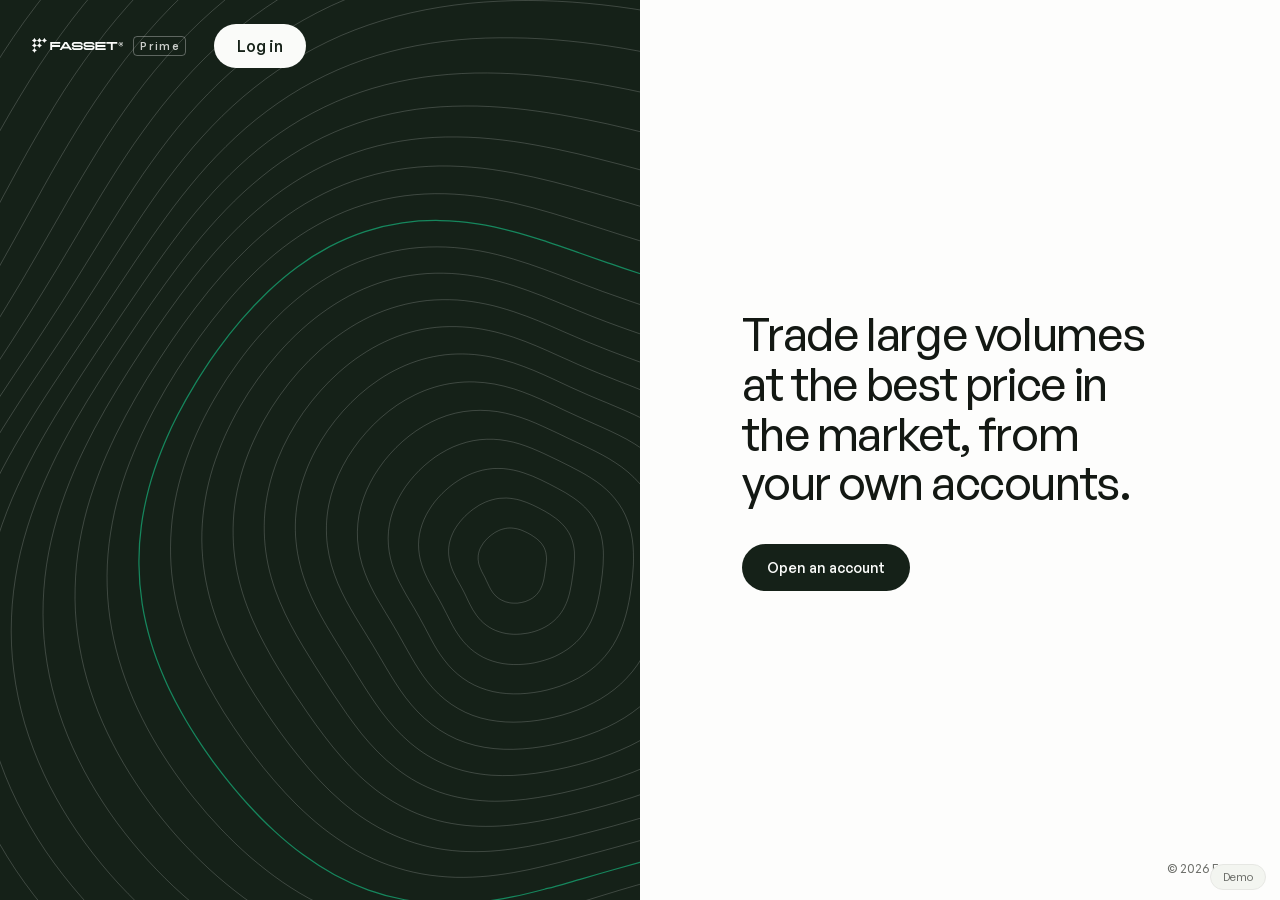
<file: index.html>
<!doctype html>
<html lang="en">
<head>
<meta charset="utf-8">
<meta name="viewport" content="width=device-width, initial-scale=1">
<title>Fasset Prime</title>
<link rel="stylesheet" href="css/tokens.css">
<link rel="stylesheet" href="css/app.css">
<!-- Wave-2 screen styles — one file per screen owner, so parallel agents never share a file -->
<link rel="stylesheet" href="css/screens-onboarding.css">
<link rel="stylesheet" href="css/screens-trade.css">
<link rel="stylesheet" href="css/screens-move.css">
<link rel="stylesheet" href="css/screens-manage.css">
<link rel="stylesheet" href="css/screens-ib.css">
<style>:root { --demobar-h: 40px; } body { padding-bottom: var(--demobar-h); }</style>
</head>
<body>

<!-- Brand lockup defs — mirrors assets/brand/fasset-lockup.svg (the source
     of truth) so the sidebar wordmark themes via currentColor without a
     fetch (file:// safe). Referenced as <use href="#brand-lockup">. -->
<svg width="0" height="0" style="position:absolute" aria-hidden="true"><defs><g id="brand-lockup">
<path d="M0.117638 4.45489C-0.0392129 4.38767 -0.0392126 4.1653 0.117639 4.09808L0.45373 3.95404C2.02653 3.27998 3.27977 2.02674 3.95383 0.453942L4.09787 0.117852C4.16509 -0.0389993 4.38745 -0.038999 4.45467 0.117852L4.6293 0.525305C5.28372 2.0523 6.50046 3.26903 8.02745 3.92346L8.4349 4.09808C8.59175 4.1653 8.59175 4.38767 8.4349 4.45489L8.02745 4.62951C6.50046 5.28394 5.28372 6.50067 4.6293 8.02766L4.45467 8.43512C4.38745 8.59197 4.16509 8.59197 4.09787 8.43512L3.92324 8.02766C3.26882 6.50067 2.05208 5.28393 0.52509 4.62951L0.117638 4.45489Z"/>
<path d="M8.84134 4.45467C8.68448 4.38745 8.68448 4.16509 8.84134 4.09787L9.17743 3.95383C10.7502 3.27977 12.0035 2.02653 12.6775 0.453729L12.8216 0.117638C12.8888 -0.0392129 13.1111 -0.0392126 13.1784 0.117639L13.353 0.525091C14.0074 2.05208 15.2242 3.26882 16.7511 3.92325L17.1586 4.09787C17.3155 4.16509 17.3155 4.38745 17.1586 4.45467L16.7511 4.6293C15.2242 5.28372 14.0074 6.50046 13.353 8.02745L13.1784 8.4349C13.1111 8.59175 12.8888 8.59175 12.8216 8.4349L12.6469 8.02745C11.9925 6.50046 10.7758 5.28372 9.24879 4.6293L8.84134 4.45467Z"/>
<path d="M17.5649 4.45467C17.408 4.38745 17.408 4.16509 17.5649 4.09787L17.901 3.95383C19.4738 3.27977 20.727 2.02653 21.4011 0.453729L21.5451 0.117638C21.6123 -0.0392129 21.8347 -0.0392126 21.9019 0.117639L22.0765 0.525091C22.731 2.05208 23.9477 3.26882 25.4747 3.92325L25.8821 4.09787C26.039 4.16509 26.039 4.38745 25.8821 4.45467L25.4747 4.6293C23.9477 5.28372 22.731 6.50046 22.0765 8.02745L21.9019 8.4349C21.8347 8.59175 21.6123 8.59175 21.5451 8.4349L21.3705 8.02745C20.7161 6.50046 19.4993 5.28372 17.9723 4.6293L17.5649 4.45467Z"/>
<path d="M0.117638 13.1785C-0.0392129 13.1113 -0.0392126 12.8889 0.117639 12.8217L0.45373 12.6776C2.02653 12.0036 3.27977 10.7503 3.95383 9.17754L4.09787 8.84144C4.16509 8.68459 4.38745 8.68459 4.45467 8.84144L4.6293 9.2489C5.28372 10.7759 6.50046 11.9926 8.02745 12.6471L8.4349 12.8217C8.59175 12.8889 8.59175 13.1113 8.4349 13.1785L8.02745 13.3531C6.50046 14.0075 5.28372 15.2243 4.6293 16.7513L4.45467 17.1587C4.38745 17.3156 4.16509 17.3156 4.09787 17.1587L3.92324 16.7513C3.26882 15.2243 2.05208 14.0075 0.52509 13.3531L0.117638 13.1785Z"/>
<path d="M8.84123 13.1785C8.68438 13.1113 8.68438 12.8889 8.84123 12.8217L9.17732 12.6776C10.7501 12.0036 12.0034 10.7503 12.6774 9.17754L12.8215 8.84144C12.8887 8.68459 13.111 8.68459 13.1783 8.84144L13.3529 9.2489C14.0073 10.7759 15.2241 11.9926 16.751 12.6471L17.1585 12.8217C17.3153 12.8889 17.3153 13.1113 17.1585 13.1785L16.751 13.3531C15.2241 14.0075 14.0073 15.2243 13.3529 16.7513L13.1783 17.1587C13.111 17.3156 12.8887 17.3156 12.8215 17.1587L12.6468 16.7513C11.9924 15.2243 10.7757 14.0075 9.24868 13.3531L8.84123 13.1785Z"/>
<path d="M0.117638 21.9021C-0.0392129 21.8349 -0.0392126 21.6125 0.117639 21.5453L0.45373 21.4012C2.02653 20.7272 3.27977 19.4739 3.95383 17.9011L4.09787 17.565C4.16509 17.4082 4.38745 17.4082 4.45467 17.565L4.6293 17.9725C5.28372 19.4995 6.50046 20.7162 8.02745 21.3706L8.4349 21.5453C8.59175 21.6125 8.59175 21.8349 8.4349 21.9021L8.02745 22.0767C6.50046 22.7311 5.28372 23.9479 4.6293 25.4748L4.45467 25.8823C4.38745 26.0392 4.16509 26.0392 4.09787 25.8823L3.92324 25.4748C3.26882 23.9479 2.05208 22.7311 0.52509 22.0767L0.117638 21.9021Z"/>
<path d="M31.9374 21.1834V6.8713H49.4728V10.1512H35.2215V12.3974H48.9951V15.6574H35.2215V21.1834H31.9374Z"/>
<path d="M61.2075 6.8713L70.025 21.1834H66.2432L64.5116 18.4999H53.6639L51.972 21.1834H48.1903L56.9879 6.8713H61.2075ZM59.3166 10.1512H58.8987L55.5946 15.22H62.6406L59.3166 10.1512Z"/>
<path d="M89.0363 11.8805H85.7522C85.7522 11.0457 85.0356 10.1512 83.5229 10.1512H74.4268C73.5112 10.1512 72.715 10.6282 72.715 11.5426C72.715 12.1986 73.3519 12.5763 74.4865 12.5763H84.5181C87.0459 12.5763 89.0363 14.0671 89.0363 16.7308C89.0363 19.1956 87.0459 21.1834 84.5778 21.1834H74.168C71.4212 21.1834 69.5304 18.5595 69.5304 16.1742H72.8145C72.8145 16.9892 73.4515 17.9036 75.0637 17.9036H83.9608C84.9759 17.9036 85.8119 17.3072 85.8119 16.5519C85.8119 15.7369 85.0953 15.5778 83.9608 15.5778H74.1481C71.68 15.5778 69.5304 14.0274 69.5304 11.324C69.5304 8.8591 71.5208 6.8713 73.9889 6.8713H84.3987C87.1454 6.8713 89.0363 9.49519 89.0363 11.8805Z"/>
<path d="M109.534 11.8805H106.249C106.249 11.0457 105.533 10.1512 104.02 10.1512H94.924C94.0084 10.1512 93.2123 10.6282 93.2123 11.5426C93.2123 12.1986 93.8492 12.5763 94.9838 12.5763H105.015C107.543 12.5763 109.534 14.0671 109.534 16.7308C109.534 19.1956 107.543 21.1834 105.075 21.1834H94.6653C91.9185 21.1834 90.0276 18.5595 90.0276 16.1742H93.3118C93.3118 16.9892 93.9487 17.9036 95.561 17.9036H104.458C105.473 17.9036 106.309 17.3072 106.309 16.5519C106.309 15.7369 105.593 15.5778 104.458 15.5778H94.6454C92.1773 15.5778 90.0276 14.0274 90.0276 11.324C90.0276 8.8591 92.018 6.8713 94.4861 6.8713H104.896C107.643 6.8713 109.534 9.49519 109.534 11.8805Z"/>
<path d="M110.933 21.1834V6.8713H128.946V10.1512H114.217V12.3974H128.469V15.6574H114.217V17.9036H128.946V21.1834H110.933Z"/>
<path d="M130.148 6.8713H149.255V10.1512H141.294V21.1834H138.01V10.1512H130.148V6.8713Z"/>
<path d="M155.84 14.4846C154.938 14.4846 154.175 14.3255 153.551 14.0075C152.927 13.6894 152.456 13.2521 152.138 12.6955C151.819 12.1257 151.66 11.4764 151.66 10.7475C151.66 10.0054 151.819 9.33616 152.138 8.73983C152.456 8.13024 152.934 7.65979 153.571 7.32849C154.208 6.99719 154.964 6.83154 155.84 6.83154C156.729 6.83154 157.479 6.99719 158.089 7.32849C158.713 7.65979 159.184 8.13024 159.502 8.73983C159.834 9.33616 160 10.0054 160 10.7475C160 11.4764 159.834 12.1257 159.502 12.6955C159.184 13.2521 158.713 13.6894 158.089 14.0075C157.479 14.3255 156.729 14.4846 155.84 14.4846ZM155.84 13.7292C156.915 13.7292 157.738 13.4708 158.308 12.954C158.892 12.4371 159.184 11.7016 159.184 10.7475C159.184 10.0982 159.051 9.53495 158.786 9.05787C158.52 8.5808 158.136 8.21637 157.631 7.96459C157.127 7.69955 156.53 7.56703 155.84 7.56703C155.124 7.56703 154.513 7.69955 154.009 7.96459C153.518 8.21637 153.14 8.58743 152.874 9.07775C152.609 9.55482 152.476 10.1114 152.476 10.7475C152.476 11.7016 152.768 12.4371 153.352 12.954C153.936 13.4708 154.765 13.7292 155.84 13.7292ZM157.95 12.1986H156.935L156.298 11.2643H154.805V12.1986H153.929V9.09763H157.054C157.32 9.09763 157.545 9.19039 157.731 9.37592C157.917 9.5482 158.01 9.74035 158.01 9.95238V10.3698C158.01 10.5553 157.937 10.7342 157.791 10.9065C157.645 11.0788 157.479 11.1848 157.293 11.2246L157.95 12.1986ZM157.154 10.1909V10.171C157.154 10.012 157.061 9.9325 156.875 9.9325H154.805V10.4096H156.875C157.061 10.4096 157.154 10.3367 157.154 10.1909Z"/>
</g></defs></svg>

<div id="app"></div>

<!-- Plain scripts in dependency order — no modules, no build, no network.
     app.js loads before the screens so App.registerScreen exists;
     boot runs on DOMContentLoaded, after every screen has registered. -->
<script src="js/icons.js"></script>
<script src="js/ui.js"></script>
<script src="js/data.js"></script>
<script src="js/app.js"></script>
<script src="js/details.js"></script>
<script src="js/screens/dashboard.js"></script>
<script src="js/screens/onboarding.js"></script>
<script src="js/screens/kyc.js"></script>
<script src="js/screens/hub.js"></script>
<script src="js/screens/trade.js"></script>
<script src="js/screens/balance.js"></script>
<script src="js/screens/withdraw.js"></script>
<script src="js/screens/accounts.js"></script>
<script src="js/screens/team.js"></script>
<script src="js/screens/settings.js"></script>
<script src="js/screens/manage.js"></script>
<script src="js/screens/ib.js"></script>
<script src="js/screens/ib-onboard.js"></script>
<script src="js/screens/map.js"></script>
</body>
</html>
</file>
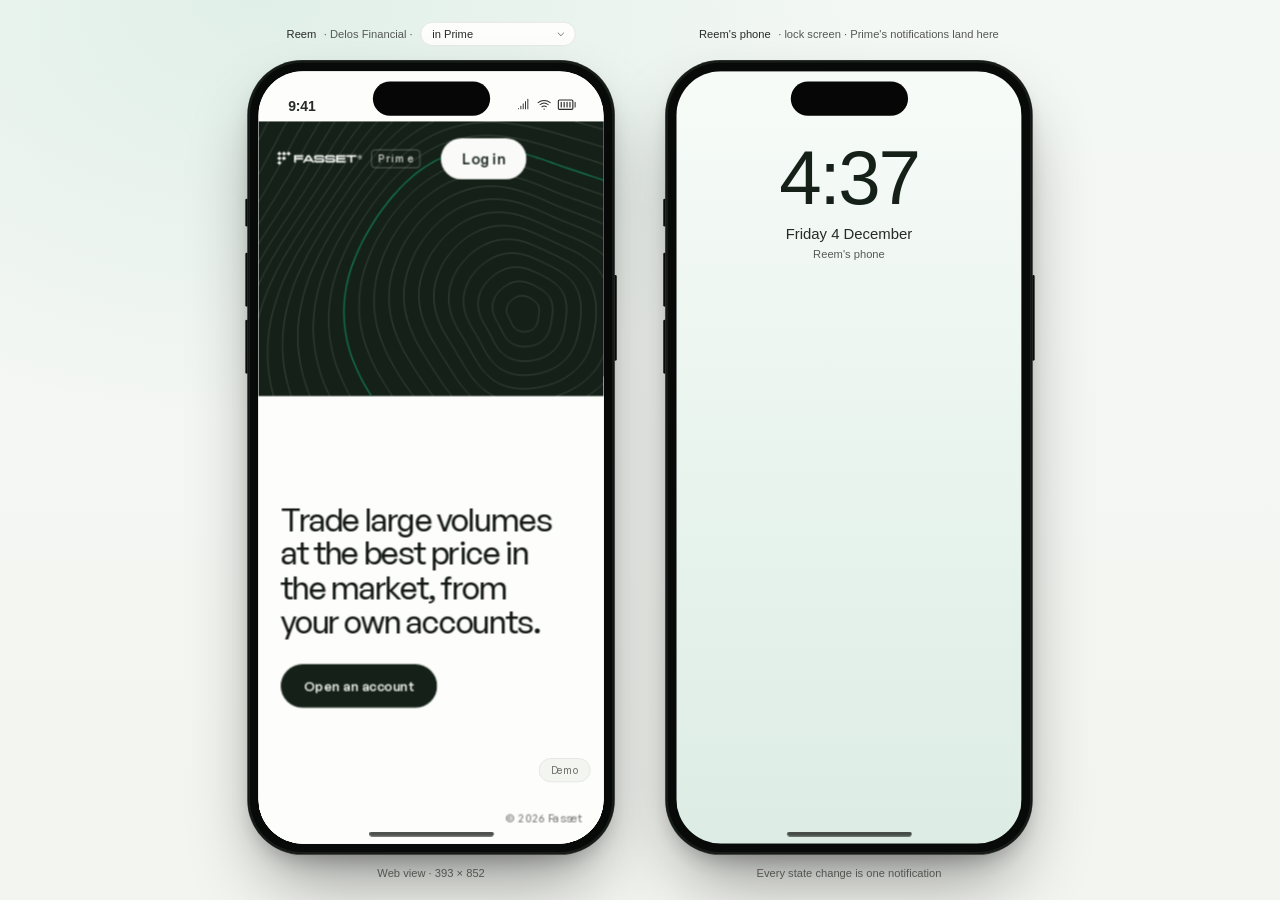
<file: mobile-preview.html>
<!doctype html>
<!-- Prime in a phone: the real app (index.html) inside an iPhone-class device
     frame, the way it will actually be used: a web view on a phone, not a
     native app. The second device is a lock screen that mirrors Prime's
     notifications as banners, so a demo can show the client being told.
     Dev harness AND demo surface. Not part of the artifact bundle
     (build-bundle.py reads index.html only); mirrored to prime-demo so
     https://hamis-fasset.github.io/prime-demo/mobile-preview.html is live. -->
<html lang="en">
<head>
<meta charset="utf-8">
<meta name="viewport" content="width=device-width, initial-scale=1">
<title>Prime on a phone</title>
<style>
  :root {
    --paper: oklch(0.9946 0.0018 120);
    --linen: oklch(0.9672 0.0062 122);
    --ink: oklch(0.2331 0.0231 152);
    --text: oklch(0.2811 0.0093 140);
    --subtle: oklch(0.46 0.0088 130);
    --faint: oklch(0.535 0.0072 125);
    --border: oklch(0.9269 0.006 120);
    --accent: oklch(0.6061 0.1275 162.0);
    --font: "General Sans", -apple-system, BlinkMacSystemFont, "Segoe UI", sans-serif;
  }
  * { box-sizing: border-box; }
  html, body { margin: 0; height: 100%; }
  body {
    font-family: var(--font); color: var(--text);
    background:
      radial-gradient(900px 600px at 20% 0%, color-mix(in oklab, var(--accent) 9%, transparent), transparent 70%),
      linear-gradient(180deg, oklch(0.975 0.006 150), var(--linen));
    display: flex; align-items: center; justify-content: center; min-height: 100vh;
    overflow: hidden;
  }
  .stage { display: flex; gap: 56px; align-items: flex-start; transform-origin: center; }
  .col { display: flex; flex-direction: column; align-items: center; gap: 14px; }
  .who { display: flex; align-items: center; gap: 8px; font-size: 12px; color: var(--subtle); height: 30px; }
  .who strong { color: var(--text); font-weight: 530; }
  .who select {
    font: inherit; font-size: 12px; color: var(--text);
    background: var(--paper); border: 1px solid var(--border); border-radius: 999px;
    padding: 5px 28px 5px 12px; appearance: none;
    background-image: url("data:image/svg+xml,%3Csvg xmlns='http://www.w3.org/2000/svg' width='10' height='10' viewBox='0 0 256 256' fill='%2371706a'%3E%3Cpath d='M213.66,101.66l-80,80a8,8,0,0,1-11.32,0l-80-80A8,8,0,0,1,53.66,90.34L128,164.69l74.34-74.35a8,8,0,0,1,11.32,11.32Z'/%3E%3C/svg%3E");
    background-repeat: no-repeat; background-position: right 10px center;
  }

  /* ————— the device ————— */
  .device { position: relative; width: 393px; height: 852px; }
  .device .btn { position: absolute; width: 3px; background: oklch(0.16 0.01 150); border-radius: 2px; }
  .device .btn.action { left: -3px; top: 148px; height: 30px; }
  .device .btn.volup  { left: -3px; top: 206px; height: 58px; }
  .device .btn.voldn  { left: -3px; top: 278px; height: 58px; }
  .device .btn.power  { right: -3px; top: 230px; height: 92px; }
  .phone {
    position: absolute; inset: 0;
    background: oklch(0.14 0.008 150);
    border-radius: 58px;
    padding: 11px;
    box-shadow:
      0 0 0 1px oklch(0.30 0.01 150),
      0 40px 80px -20px rgba(0,0,0,0.45),
      0 12px 24px -8px rgba(0,0,0,0.25),
      inset 0 0 0 2px oklch(0.22 0.01 150);
  }
  .screen {
    position: relative; width: 100%; height: 100%;
    border-radius: 48px; overflow: hidden; background: var(--paper);
    display: flex; flex-direction: column;
  }
  .island {
    position: absolute; top: 11px; left: 50%; transform: translateX(-50%);
    width: 126px; height: 37px; border-radius: 20px; background: oklch(0.12 0.005 150); z-index: 5;
  }
  .statusbar {
    height: 54px; flex: none; display: flex; align-items: flex-end; justify-content: space-between;
    padding: 0 30px 8px 32px; font-size: 15px; font-weight: 600; letter-spacing: -0.01em; color: var(--text);
    font-variant-numeric: tabular-nums; background: var(--paper);
  }
  .statusbar .right { display: inline-flex; gap: 6px; align-items: center; }
  .statusbar svg { display: block; }
  .view { flex: 1; min-height: 0; position: relative; }
  .view iframe { display: block; width: 100%; height: 100%; border: 0; background: var(--paper); }
  .home {
    position: absolute; left: 50%; bottom: 8px; transform: translateX(-50%);
    width: 134px; height: 5px; border-radius: 3px; background: oklch(0.2 0.01 150 / 0.75); z-index: 6; pointer-events: none;
  }
  .cap { font-size: 12px; color: var(--faint); }

  /* ————— the side phone: lock screen ————— */
  .lock {
    flex: 1; display: flex; flex-direction: column; align-items: center; padding-top: 74px;
    background: linear-gradient(180deg, oklch(0.985 0.006 160), oklch(0.93 0.02 165));
  }
  .lk-time { font-size: 82px; font-weight: 300; letter-spacing: -0.03em; line-height: 1; color: var(--ink); font-variant-numeric: tabular-nums; }
  .lk-date { margin-top: 10px; font-size: 16px; color: var(--text); }
  .lk-who { margin-top: 6px; font-size: 12px; color: var(--subtle); }
  .banners { position: absolute; left: 12px; right: 12px; bottom: 40px; display: flex; flex-direction: column; gap: 8px; }
  .banner {
    display: flex; gap: 12px; align-items: flex-start;
    background: oklch(1 0 0 / 0.72); backdrop-filter: blur(24px); -webkit-backdrop-filter: blur(24px);
    border-radius: 22px; padding: 12px 14px;
    box-shadow: 0 1px 0 oklch(1 0 0 / 0.6) inset, 0 8px 24px -12px rgba(0,0,0,0.25);
    animation: bn-in 420ms cubic-bezier(0.16, 1, 0.3, 1) both;
  }
  @keyframes bn-in { from { opacity: 0; transform: translateY(14px) scale(0.98); } }
  .banner .app { width: 38px; height: 38px; border-radius: 10px; background: var(--ink); display: grid; place-items: center; flex: none; color: var(--paper); }
  .banner .app svg { width: 22px; height: 22px; }
  .banner .txt { min-width: 0; flex: 1; }
  .banner .row1 { display: flex; justify-content: space-between; gap: 8px; font-size: 13px; }
  .banner .row1 b { font-weight: 600; color: var(--ink); }
  .banner .row1 time { color: var(--subtle); font-size: 12px; flex: none; }
  .banner .body { font-size: 13px; color: var(--text); margin-top: 1px; overflow: hidden; text-overflow: ellipsis; white-space: nowrap; }
  .banner .app-name { font-size: 11px; color: var(--subtle); margin-bottom: 1px; letter-spacing: 0.02em; }
</style>
</head>
<body>
<svg width="0" height="0" style="position:absolute" aria-hidden="true"><defs><g id="brand-lockup">
<path d="M0.117638 4.45489C-0.0392129 4.38767 -0.0392126 4.1653 0.117639 4.09808L0.45373 3.95404C2.02653 3.27998 3.27977 2.02674 3.95383 0.453942L4.09787 0.117852C4.16509 -0.0389993 4.38745 -0.038999 4.45467 0.117852L4.6293 0.525305C5.28372 2.0523 6.50046 3.26903 8.02745 3.92346L8.4349 4.09808C8.59175 4.1653 8.59175 4.38767 8.4349 4.45489L8.02745 4.62951C6.50046 5.28394 5.28372 6.50067 4.6293 8.02766L4.45467 8.43512C4.38745 8.59197 4.16509 8.59197 4.09787 8.43512L3.92324 8.02766C3.26882 6.50067 2.05208 5.28393 0.52509 4.62951L0.117638 4.45489Z"/>
<path d="M8.84134 4.45467C8.68448 4.38745 8.68448 4.16509 8.84134 4.09787L9.17743 3.95383C10.7502 3.27977 12.0035 2.02653 12.6775 0.453729L12.8216 0.117638C12.8888 -0.0392129 13.1111 -0.0392126 13.1784 0.117639L13.353 0.525091C14.0074 2.05208 15.2242 3.26882 16.7511 3.92325L17.1586 4.09787C17.3155 4.16509 17.3155 4.38745 17.1586 4.45467L16.7511 4.6293C15.2242 5.28372 14.0074 6.50046 13.353 8.02745L13.1784 8.4349C13.1111 8.59175 12.8888 8.59175 12.8216 8.4349L12.6469 8.02745C11.9925 6.50046 10.7758 5.28372 9.24879 4.6293L8.84134 4.45467Z"/>
<path d="M17.5649 4.45467C17.408 4.38745 17.408 4.16509 17.5649 4.09787L17.901 3.95383C19.4738 3.27977 20.727 2.02653 21.4011 0.453729L21.5451 0.117638C21.6123 -0.0392129 21.8347 -0.0392126 21.9019 0.117639L22.0765 0.525091C22.731 2.05208 23.9477 3.26882 25.4747 3.92325L25.8821 4.09787C26.039 4.16509 26.039 4.38745 25.8821 4.45467L25.4747 4.6293C23.9477 5.28372 22.731 6.50046 22.0765 8.02745L21.9019 8.4349C21.8347 8.59175 21.6123 8.59175 21.5451 8.4349L21.3705 8.02745C20.7161 6.50046 19.4993 5.28372 17.9723 4.6293L17.5649 4.45467Z"/>
<path d="M0.117638 13.1785C-0.0392129 13.1113 -0.0392126 12.8889 0.117639 12.8217L0.45373 12.6776C2.02653 12.0036 3.27977 10.7503 3.95383 9.17754L4.09787 8.84144C4.16509 8.68459 4.38745 8.68459 4.45467 8.84144L4.6293 9.2489C5.28372 10.7759 6.50046 11.9926 8.02745 12.6471L8.4349 12.8217C8.59175 12.8889 8.59175 13.1113 8.4349 13.1785L8.02745 13.3531C6.50046 14.0075 5.28372 15.2243 4.6293 16.7513L4.45467 17.1587C4.38745 17.3156 4.16509 17.3156 4.09787 17.1587L3.92324 16.7513C3.26882 15.2243 2.05208 14.0075 0.52509 13.3531L0.117638 13.1785Z"/>
<path d="M8.84123 13.1785C8.68438 13.1113 8.68438 12.8889 8.84123 12.8217L9.17732 12.6776C10.7501 12.0036 12.0034 10.7503 12.6774 9.17754L12.8215 8.84144C12.8887 8.68459 13.111 8.68459 13.1783 8.84144L13.3529 9.2489C14.0073 10.7759 15.2241 11.9926 16.751 12.6471L17.1585 12.8217C17.3153 12.8889 17.3153 13.1113 17.1585 13.1785L16.751 13.3531C15.2241 14.0075 14.0073 15.2243 13.3529 16.7513L13.1783 17.1587C13.111 17.3156 12.8887 17.3156 12.8215 17.1587L12.6468 16.7513C11.9924 15.2243 10.7757 14.0075 9.24868 13.3531L8.84123 13.1785Z"/>
<path d="M0.117638 21.9021C-0.0392129 21.8349 -0.0392126 21.6125 0.117639 21.5453L0.45373 21.4012C2.02653 20.7272 3.27977 19.4739 3.95383 17.9011L4.09787 17.565C4.16509 17.4082 4.38745 17.4082 4.45467 17.565L4.6293 17.9725C5.28372 19.4995 6.50046 20.7162 8.02745 21.3706L8.4349 21.5453C8.59175 21.6125 8.59175 21.8349 8.4349 21.9021L8.02745 22.0767C6.50046 22.7311 5.28372 23.9479 4.6293 25.4748L4.45467 25.8823C4.38745 26.0392 4.16509 26.0392 4.09787 25.8823L3.92324 25.4748C3.26882 23.9479 2.05208 22.7311 0.52509 22.0767L0.117638 21.9021Z"/>
<path d="M31.9374 21.1834V6.8713H49.4728V10.1512H35.2215V12.3974H48.9951V15.6574H35.2215V21.1834H31.9374Z"/>
<path d="M61.2075 6.8713L70.025 21.1834H66.2432L64.5116 18.4999H53.6639L51.972 21.1834H48.1903L56.9879 6.8713H61.2075ZM59.3166 10.1512H58.8987L55.5946 15.22H62.6406L59.3166 10.1512Z"/>
<path d="M89.0363 11.8805H85.7522C85.7522 11.0457 85.0356 10.1512 83.5229 10.1512H74.4268C73.5112 10.1512 72.715 10.6282 72.715 11.5426C72.715 12.1986 73.3519 12.5763 74.4865 12.5763H84.5181C87.0459 12.5763 89.0363 14.0671 89.0363 16.7308C89.0363 19.1956 87.0459 21.1834 84.5778 21.1834H74.168C71.4212 21.1834 69.5304 18.5595 69.5304 16.1742H72.8145C72.8145 16.9892 73.4515 17.9036 75.0637 17.9036H83.9608C84.9759 17.9036 85.8119 17.3072 85.8119 16.5519C85.8119 15.7369 85.0953 15.5778 83.9608 15.5778H74.1481C71.68 15.5778 69.5304 14.0274 69.5304 11.324C69.5304 8.8591 71.5208 6.8713 73.9889 6.8713H84.3987C87.1454 6.8713 89.0363 9.49519 89.0363 11.8805Z"/>
<path d="M109.534 11.8805H106.249C106.249 11.0457 105.533 10.1512 104.02 10.1512H94.924C94.0084 10.1512 93.2123 10.6282 93.2123 11.5426C93.2123 12.1986 93.8492 12.5763 94.9838 12.5763H105.015C107.543 12.5763 109.534 14.0671 109.534 16.7308C109.534 19.1956 107.543 21.1834 105.075 21.1834H94.6653C91.9185 21.1834 90.0276 18.5595 90.0276 16.1742H93.3118C93.3118 16.9892 93.9487 17.9036 95.561 17.9036H104.458C105.473 17.9036 106.309 17.3072 106.309 16.5519C106.309 15.7369 105.593 15.5778 104.458 15.5778H94.6454C92.1773 15.5778 90.0276 14.0274 90.0276 11.324C90.0276 8.8591 92.018 6.8713 94.4861 6.8713H104.896C107.643 6.8713 109.534 9.49519 109.534 11.8805Z"/>
<path d="M110.933 21.1834V6.8713H128.946V10.1512H114.217V12.3974H128.469V15.6574H114.217V17.9036H128.946V21.1834H110.933Z"/>
<path d="M130.148 6.8713H149.255V10.1512H141.294V21.1834H138.01V10.1512H130.148V6.8713Z"/>
<path d="M155.84 14.4846C154.938 14.4846 154.175 14.3255 153.551 14.0075C152.927 13.6894 152.456 13.2521 152.138 12.6955C151.819 12.1257 151.66 11.4764 151.66 10.7475C151.66 10.0054 151.819 9.33616 152.138 8.73983C152.456 8.13024 152.934 7.65979 153.571 7.32849C154.208 6.99719 154.964 6.83154 155.84 6.83154C156.729 6.83154 157.479 6.99719 158.089 7.32849C158.713 7.65979 159.184 8.13024 159.502 8.73983C159.834 9.33616 160 10.0054 160 10.7475C160 11.4764 159.834 12.1257 159.502 12.6955C159.184 13.2521 158.713 13.6894 158.089 14.0075C157.479 14.3255 156.729 14.4846 155.84 14.4846ZM155.84 13.7292C156.915 13.7292 157.738 13.4708 158.308 12.954C158.892 12.4371 159.184 11.7016 159.184 10.7475C159.184 10.0982 159.051 9.53495 158.786 9.05787C158.52 8.5808 158.136 8.21637 157.631 7.96459C157.127 7.69955 156.53 7.56703 155.84 7.56703C155.124 7.56703 154.513 7.69955 154.009 7.96459C153.518 8.21637 153.14 8.58743 152.874 9.07775C152.609 9.55482 152.476 10.1114 152.476 10.7475C152.476 11.7016 152.768 12.4371 153.352 12.954C153.936 13.4708 154.765 13.7292 155.84 13.7292ZM157.95 12.1986H156.935L156.298 11.2643H154.805V12.1986H153.929V9.09763H157.054C157.32 9.09763 157.545 9.19039 157.731 9.37592C157.917 9.5482 158.01 9.74035 158.01 9.95238V10.3698C158.01 10.5553 157.937 10.7342 157.791 10.9065C157.645 11.0788 157.479 11.1848 157.293 11.2246L157.95 12.1986ZM157.154 10.1909V10.171C157.154 10.012 157.061 9.9325 156.875 9.9325H154.805V10.4096H156.875C157.061 10.4096 157.154 10.3367 157.154 10.1909Z"/>
</g></defs></svg>

<div class="stage" id="stage">
  <div class="col">
    <div class="who"><strong>Reem</strong> · Delos Financial ·
      <select id="enter" aria-label="Enter as">
        <option value="dashboard">in Prime</option>
        <option value="onboarding">at the front door</option>
        <option value="hub">waiting on review</option>
        <option value="ib-onboard">Karim · becoming an IB</option>
        <option value="ib-overview">Karim · in the IB portal</option>
      </select>
    </div>
    <div class="device">
      <span class="btn action"></span><span class="btn volup"></span><span class="btn voldn"></span><span class="btn power"></span>
      <div class="phone"><div class="screen">
        <div class="island"></div>
        <div class="statusbar"><span class="t">9:41</span><span class="right"><svg width="16" height="16" viewBox="0 0 256 256" fill="currentColor" aria-hidden="true"><path d="M168,72V200a8,8,0,0,1-16,0V72a8,8,0,0,1,16,0Zm32-48a8,8,0,0,0-8,8V200a8,8,0,0,0,16,0V32A8,8,0,0,0,200,24Zm-80,80a8,8,0,0,0-8,8v88a8,8,0,0,0,16,0V112A8,8,0,0,0,120,104ZM80,144a8,8,0,0,0-8,8v48a8,8,0,0,0,16,0V152A8,8,0,0,0,80,144ZM40,184a8,8,0,0,0-8,8v8a8,8,0,0,0,16,0v-8A8,8,0,0,0,40,184Z"/></svg><svg width="16" height="16" viewBox="0 0 256 256" fill="currentColor" aria-hidden="true"><path d="M140,204a12,12,0,1,1-12-12A12,12,0,0,1,140,204ZM237.08,87A172,172,0,0,0,18.92,87,8,8,0,0,0,29.08,99.37a156,156,0,0,1,197.84,0A8,8,0,0,0,237.08,87ZM205,122.77a124,124,0,0,0-153.94,0A8,8,0,0,0,61,135.31a108,108,0,0,1,134.06,0,8,8,0,0,0,11.24-1.3A8,8,0,0,0,205,122.77Zm-32.26,35.76a76.05,76.05,0,0,0-89.42,0,8,8,0,0,0,9.42,12.94,60,60,0,0,1,70.58,0,8,8,0,1,0,9.42-12.94Z"/></svg><svg width="20" height="20" viewBox="0 0 256 256" fill="currentColor" aria-hidden="true"><path d="M200,56H32A24,24,0,0,0,8,80v96a24,24,0,0,0,24,24H200a24,24,0,0,0,24-24V80A24,24,0,0,0,200,56Zm8,120a8,8,0,0,1-8,8H32a8,8,0,0,1-8-8V80a8,8,0,0,1,8-8H200a8,8,0,0,1,8,8ZM184,96v64a8,8,0,0,1-16,0V96a8,8,0,0,1,16,0Zm-40,0v64a8,8,0,0,1-16,0V96a8,8,0,0,1,16,0Zm-40,0v64a8,8,0,0,1-16,0V96a8,8,0,0,1,16,0ZM64,96v64a8,8,0,0,1-16,0V96a8,8,0,0,1,16,0Zm192,0v64a8,8,0,0,1-16,0V96a8,8,0,0,1,16,0Z"/></svg></span></div>
        <div class="view"><iframe id="app" src="index.html" title="Prime"></iframe></div>
        <div class="home"></div>
      </div></div>
    </div>
    <div class="cap">Web view · 393 × 852</div>
  </div>

  <div class="col">
    <div class="who"><strong>Reem's phone</strong> · lock screen · Prime's notifications land here</div>
    <div class="device">
      <span class="btn action"></span><span class="btn volup"></span><span class="btn voldn"></span><span class="btn power"></span>
      <div class="phone"><div class="screen">
        <div class="island"></div>
        <div class="lock">
          <div class="lk-time" id="lkTime">9:41</div>
          <div class="lk-date" id="lkDate">Wednesday, 3 September</div>
          <div class="lk-who">Reem's phone</div>
        </div>
        <div class="banners" id="banners"></div>
        <div class="home"></div>
      </div></div>
    </div>
    <div class="cap">Every state change is one notification</div>
  </div>
</div>

<script>
(function () {
  "use strict";
  var app = document.getElementById("app");
  var enter = document.getElementById("enter");

  // fit the stage to the window, both axes
  function fit() {
    var st = document.getElementById("stage");
    var w = st.scrollWidth || 900, h = st.scrollHeight || 920;
    var s = Math.min(1, (window.innerWidth - 48) / w, (window.innerHeight - 40) / h);
    st.style.transform = "scale(" + s + ")";
  }
  window.addEventListener("resize", fit);
  setTimeout(fit, 50);

  // the entry selector drives the app the way its own demo bar does, by
  // clicking the demo jump inside the iframe (same origin), so persona and
  // journey seeding stay in one place
  function jump(id) {
    var w = app.contentWindow, d = w && w.document;
    if (!d) return;
    var b = d.querySelector('[data-jump="' + id + '"]');
    if (b) b.click(); else if (w.App) w.App.go(id);
  }
  enter.addEventListener("change", function () { jump(enter.value); });
  app.addEventListener("load", function () { if (enter.value !== "dashboard") setTimeout(function () { jump(enter.value); }, 200); });

  // lock screen clock
  function clock() {
    var d = new Date();
    var hh = d.getHours() % 12 || 12, mm = ("0" + d.getMinutes()).slice(-2);
    document.getElementById("lkTime").textContent = hh + ":" + mm;
    document.getElementById("lkDate").textContent = d.toLocaleDateString("en-GB", { weekday: "long", day: "numeric", month: "long" });
  }
  clock(); setInterval(clock, 15000);

  // mirror Prime's notifications as banners: newest four, only ones that
  // arrived while this page has been open (the seeded history stays quiet)
  var seen = null;
  function esc(s) { return String(s == null ? "" : s).replace(/[&<>"]/g, function (c) { return { "&": "&amp;", "<": "&lt;", ">": "&gt;", '"': "&quot;" }[c]; }); }
  function mirror() {
    var w = app.contentWindow;
    var ns = w && w.Data && w.Data.state && w.Data.state.notifs;
    if (!ns) return;
    if (seen === null) { seen = {}; ns.forEach(function (n) { seen[n.id] = 1; }); return; }
    var fresh = ns.filter(function (n) { return !seen[n.id]; });
    if (!fresh.length) return;
    var host = document.getElementById("banners");
    fresh.reverse().forEach(function (n) {
      seen[n.id] = 1;
      var el = document.createElement("div");
      el.className = "banner";
      el.innerHTML = '<div class="app"><svg viewBox="-1 -1 28 28" fill="currentColor"><use href="#brand-lockup"/></svg></div>' +
        '<div class="txt"><div class="app-name">PRIME</div><div class="row1"><b>' + esc(n.title) + "</b><time>now</time></div>" +
        (n.body ? '<div class="body">' + esc(n.body) + "</div>" : "") + "</div>";
      host.appendChild(el);
      while (host.children.length > 4) host.removeChild(host.firstChild);
    });
  }
  setInterval(mirror, 700);
})();
</script>
</body>
</html>
</file>
<file: css/tokens.css>
/* ————————————————————————————————————————————————
   Fasset Prime — design tokens
   Adapted from the fasset-biz design system bundle.
   LIGHT (warm paper) is the bare :root default and the
   primary theme; dark exists via prefers-color-scheme
   and an explicit [data-theme="dark"] override.
   Bar: NATURAL-DESIGN-AUDIT.md — typographic scarcity,
   warm material color, no lines, ease-out physics.
   ———————————————————————————————————————————————— */

/* ————— self-hosted variable faces (no third-party font requests) —————
   src fallback: local assets first; if the woff2 files haven't been
   copied into prime-web/assets/fonts yet, load the identical files
   from the design-system bundle via a relative path. Never a network
   request either way. */

@font-face {
  font-family: "General Sans";
  src: url("../assets/fonts/GeneralSans-Variable.woff2") format("woff2"),
       url("../../../../context/fasset-biz-design-system/assets/fonts/GeneralSans-Variable.woff2") format("woff2");
  font-weight: 200 700;
  font-style: normal;
  font-display: swap;
}
@font-face {
  font-family: "Geist Mono";
  src: url("../assets/fonts/GeistMono-Variable.woff2") format("woff2"),
       url("../../../../context/fasset-biz-design-system/assets/fonts/GeistMono-Variable.woff2") format("woff2");
  font-weight: 100 900;
  font-style: normal;
  font-display: swap;
}
/* metric-compatible fallback — no layout shift while the woff2 arrives */
@font-face {
  font-family: "General Sans Fallback";
  src: local("Arial");
  size-adjust: 101.5%;
  ascent-override: 98%;
  descent-override: 25%;
  line-gap-override: 0%;
}

/* ————— light — the primary theme, tuned first. Warm paper,
   green-cast neutrals, ink chrome. Nothing pure white-on-white;
   every gray carries the brand's temperature. ————— */
:root {
  /* surfaces */
  --bg: oklch(0.9946 0.0018 120);            /* warm near-white paper */
  --bg-sunken: oklch(0.9672 0.0062 122);     /* linen — the app wallpaper */
  --surface: oklch(0.9946 0.0018 120);
  --surface-2: oklch(0.9748 0.0048 120);
  --input: oklch(0.9946 0.0018 120);
  --bg-selected: oklch(0.9531 0.0065 125);
  --bg-hover: oklch(0.9707 0.0048 120);
  --overlay: oklch(0.9968 0.0012 120);

  /* lines — used sparingly; whitespace does the separating */
  --border: oklch(0.9269 0.006 120);
  --border-faint: oklch(0.9524 0.0048 120);
  --border-strong: oklch(0.8792 0.0085 120);

  /* text */
  /* WCAG AA (2026-09-04): every text grey clears 4.5:1 on paper, linen and
     surface-2. faint is the lightest legal text; subtle sits a step under it
     so the hierarchy survives. Decorative greys use --border-*, never text. */
  --text-subtle: oklch(0.46 0.0088 130);
  --text-faint: oklch(0.535 0.0072 125);
  --text-default: oklch(0.2811 0.0093 140);
  --text-strong: oklch(0.2019 0.0108 145);   /* warm ink, never #000 */
  /* text-safe status colours: the vivid --accent/--negative/--warning/--st-info
     stay for dots, swatches and fills (3:1 graphics rule); anything RENDERED
     AS TEXT uses these, which clear 4.5:1 on every light surface. */
  --accent-text: oklch(0.50 0.1275 162.0);
  --negative-text: oklch(0.55 0.1641 25.4);
  --warning-text: oklch(0.52 0.1129 68.7);
  --info-text: oklch(0.53 0.1473 255.4);
  /* form control boundary: 3:1 against paper (WCAG 1.4.11) */
  --border-input: oklch(0.66 0.008 120);

  /* ink — the chrome color. Buttons are ink, not brand. */
  --ink: oklch(0.2331 0.0231 152);           /* green-cast black — the button color */
  --ink-down: oklch(0.3054 0.0262 152);
  --on-ink: oklch(0.9861 0.0025 120);

  /* the one accent + status hues (dots and near-transparent tints only) */
  --accent: oklch(0.6061 0.1275 162.0);
  --accent-down: oklch(0.5324 0.1119 161.9);
  --accent-tint: oklch(0.6061 0.1275 162.0 / 0.09);
  --negative: oklch(0.6113 0.1641 25.4);
  --negative-tint: oklch(0.6113 0.1641 25.4 / 0.08);
  --warning: oklch(0.6293 0.1129 68.7);
  --warning-tint: oklch(0.6293 0.1129 68.7 / 0.09);
  --on-accent: oklch(1 0 0);

  /* elevation — ink-tinted, near-invisible: 1px contact + soft ambient.
     Never a generic gray blob. */
  --hl: none;
  --elev-1: 0 1px 1px rgba(20, 26, 18, 0.05), 0 3px 6px -2px rgba(20, 26, 18, 0.03);
  --elev-2: 0 0 1px rgba(20, 26, 18, 0.06), 0 4px 12px rgba(20, 26, 18, 0.07);
  --elev-3: 0 0 1px rgba(20, 26, 18, 0.08), 0 8px 28px 4px rgba(10, 14, 8, 0.09);
  /* the brightest surface, but on-temperature. Pure white (oklch(1 0 0)) is on
     the banned list and reads as a cold patch against the warm paper --bg.
     L stays just under 1: at L=1 the only in-gamut colour is white, so the
     chroma would be gamut-mapped away and the warmth silently lost. */
  --card-bg: oklch(0.997 0.0016 120);
  --shadow-card: 0 0 0 1px rgba(20, 26, 18, 0.028),
                 0 1px 1px rgba(20, 26, 18, 0.04),
                 0 3px 6px -2px rgba(20, 26, 18, 0.02);
  --shadow-card-hover: 0 0 0 1px rgba(20, 26, 18, 0.035),
                       0 1px 12px 4px rgba(20, 26, 18, 0.05),
                       0 3px 6px -2px rgba(20, 26, 18, 0.02);
  --overlay-shadow: var(--elev-3);

  /* status carriers — dot hues; text stays neutral except errors */
  --st-neutral: oklch(0.6224 0.0154 140);
  --st-positive: var(--accent);
  --st-warning: oklch(0.6293 0.1129 68.7);
  --st-error: oklch(0.6113 0.1641 25.4);
  --st-info: oklch(0.5947 0.1473 255.4);

  /* curated category palette — assigned by name, never random.
     IDENTITY USES FOUR HUES ONLY: --cat-1 (dune 50°), --cat-4 (twilight 286°),
     --cat-7 (cove 188°), --cat-8 (moss 127°). AED=cat-7 · USD=cat-4 ·
     EUR=cat-1 · BHD=neutral · USDT=cat-8, fixed app-wide (see ARCHITECTURE.md §5).
     --cat-2 / --cat-3 / --cat-6 are byte-identical to --accent / --st-info /
     --warning and --cat-5 sits next to --negative: they are documented aliases
     of the STATUS hues and are off-limits for identity, because an operator
     would read them as a state. Identity is a 9px squarish swatch; status is a
     6px round dot. Those two vocabularies must never be confusable. */
  --cat-1: oklch(0.6594 0.1516 50.6); --cat-2: oklch(0.6061 0.1275 162.0); --cat-3: oklch(0.5947 0.1473 255.4); --cat-4: oklch(0.5708 0.1754 286.4);
  --cat-5: oklch(0.6026 0.1654 9.0); --cat-6: oklch(0.6293 0.1129 68.7); --cat-7: oklch(0.6329 0.0985 188.0); --cat-8: oklch(0.5828 0.0997 127.1);

  /* theme-conditional single values (so component rules never fork by theme) */
  --scrim: rgba(18, 24, 14, 0.16);
  --chevron: url("data:image/svg+xml,%3Csvg%20xmlns='http://www.w3.org/2000/svg'%20width='12'%20height='12'%20viewBox='0%200%20256%20256'%20fill='%2371706a'%3E%3Cpath%20d='M213.66,101.66l-80,80a8,8,0,0,1-11.32,0l-80-80A8,8,0,0,1,53.66,90.34L128,164.69l74.34-74.35a8,8,0,0,1,11.32,11.32Z'/%3E%3C/svg%3E");
  --selection: oklch(0.2019 0.0108 145 / 0.11);

  /* type — General Sans is the app voice; Geist Mono for data moments
     only (addresses, IBANs, codes — never money). */
  --font: "General Sans", "General Sans Fallback", -apple-system, system-ui, "Segoe UI", sans-serif;
  --font-mono: "Geist Mono", ui-monospace, "SF Mono", SFMono-Regular, Menlo, monospace;
  --font-num: var(--font);
  /* the scale, complete. 12 is labels, dates and metadata only; any string
     that is a sentence a treasurer reads is 13. The top end carries the law's
     figures: 30 page titles, 34 the executable rate, 42 the balance hero. */
  --text-12: 12px;
  --text-13: 13px;
  --text-14: 14px;
  --text-16: 16px;
  --text-18: 18px;
  --text-24: 24px;
  --text-30: 30px;
  --text-34: 34px;
  --text-42: 42px;

  /* variable-font weights — interpolated, deliberately off the standard stops */
  --w-body: 450;
  --w-medium: 530;
  --w-title: 460;

  /* shape — instrument-grade: small radii, squared pills for chips */
  --r-tag: 4px;
  --r-control: 6px;
  --r-card: 8px;
  --r-overlay: 12px;
  --r-panel: 16px;

  /* motion — a real easing library. Fast start, long soft landing.
     Everything decelerates into place; exits run faster than entrances. */
  --ease: cubic-bezier(0.215, 0.61, 0.355, 1);          /* out-cubic — the workhorse */
  --ease-out-soft: cubic-bezier(0.16, 1, 0.3, 1);       /* out-expo — draw-ins, hero entrances */
  --ease-snappy: cubic-bezier(0.23, 1, 0.32, 1);        /* out-quint — pops, toggles, menus */
  --ease-out-quint: cubic-bezier(0.23, 1, 0.32, 1);
  --ease-out-expo: cubic-bezier(0.19, 1, 0.22, 1);
  --ease-drawer: cubic-bezier(0.32, 0.72, 0, 1);        /* sheets & side panels */
  --dur-1: 120ms;
  --dur-2: 160ms;
  --dur-3: 200ms;
  --dur-enter: 260ms;
  --dur-exit: 120ms;

  /* focus is ink, not brand — the quiet tell */
  --focus-ring: oklch(0.2019 0.0108 145);   /* solid: a focus ring must be seen (WCAG 2.4.7) */

  color-scheme: light;
}

/* ————— dark — the secondary theme. Applied two ways:
   (a) system preference, unless light is explicitly pinned;
   (b) explicit [data-theme="dark"]. Values identical in both. ————— */
@media (prefers-color-scheme: dark) {
  :root:not([data-theme="light"]) {
    --bg: oklch(0.1684 0.0032 150);
    --bg-sunken: oklch(0.1543 0.0032 150);
    --surface: oklch(0.1913 0.0032 150);
    --surface-2: oklch(0.209 0.0032 150);
    --input: oklch(0.2002 0.0032 150);
    --bg-selected: oklch(0.2478 0.0034 150);
    --bg-hover: oklch(0.2178 0.0032 150);
    --overlay: oklch(0.2002 0.0032 150);

    --border: oklch(1 0 0 / 0.08);
    --border-faint: oklch(1 0 0 / 0.05);
    --border-strong: oklch(1 0 0 / 0.13);

    --text-subtle: oklch(0.70 0.005 140);
    --text-faint: oklch(0.61 0.005 140);
    --accent-text: var(--accent);
    --negative-text: var(--negative);
    --warning-text: var(--warning);
    --info-text: var(--st-info);
    --border-input: oklch(0.50 0.004 140);
    --text-default: oklch(0.9249 0.003 140);
    --text-strong: oklch(0.9851 0.002 140);

    --ink: oklch(0.9463 0.0057 140);
    --ink-down: oklch(0.8807 0.008 140);
    --on-ink: oklch(0.205 0.015 150);

    --accent: oklch(0.7475 0.1458 161.2);
    --accent-down: oklch(0.6698 0.134 161.1);
    --accent-tint: oklch(0.7475 0.1458 161.2 / 0.11);
    --negative: oklch(0.6829 0.1453 24.7);
    --negative-tint: oklch(0.6829 0.1453 24.7 / 0.1);
    --warning: oklch(0.7458 0.1097 70.0);
    --warning-tint: oklch(0.7458 0.1097 70.0 / 0.1);
    --on-accent: oklch(0.174 0.0194 164.2);

    --hl: inset 0 1px 0 rgba(255, 255, 255, 0.05);
    --elev-1: 0 1px 2px rgba(0, 0, 0, 0.35);
    --elev-2: 0 4px 14px rgba(0, 0, 0, 0.30), 0 1px 3px rgba(0, 0, 0, 0.30),
              inset 0 0 0 1px rgba(255, 255, 255, 0.05);
    --elev-3: 0 16px 48px rgba(0, 0, 0, 0.40), 0 4px 12px rgba(0, 0, 0, 0.30),
              inset 0 0 0 1px rgba(255, 255, 255, 0.07);
    --card-bg: var(--surface-2);
    --shadow-card: 0 0 0 1px rgba(255, 255, 255, 0.05);
    --shadow-card-hover: 0 0 0 1px rgba(255, 255, 255, 0.08);
    --overlay-shadow: var(--elev-3);

    --st-neutral: oklch(0.649 0.0114 261.8);
    --st-positive: var(--accent);
    --st-warning: oklch(0.7458 0.1097 70.0);
    --st-error: oklch(0.6829 0.1453 24.7);
    --st-info: oklch(0.646 0.1423 253.9);

    --cat-1: oklch(0.7083 0.1503 53.1); --cat-2: oklch(0.7455 0.1489 161.9); --cat-3: oklch(0.646 0.1423 253.9); --cat-4: oklch(0.6557 0.1677 288.0);
    --cat-5: oklch(0.6566 0.1614 8.1); --cat-6: oklch(0.7458 0.1097 70.0); --cat-7: oklch(0.7164 0.1025 188.6); --cat-8: oklch(0.6484 0.103 126.0);

    --scrim: rgba(0, 0, 0, 0.35);
    --chevron: url("data:image/svg+xml,%3Csvg%20xmlns='http://www.w3.org/2000/svg'%20width='12'%20height='12'%20viewBox='0%200%20256%20256'%20fill='%239a9a94'%3E%3Cpath%20d='M213.66,101.66l-80,80a8,8,0,0,1-11.32,0l-80-80A8,8,0,0,1,53.66,90.34L128,164.69l74.34-74.35a8,8,0,0,1,11.32,11.32Z'/%3E%3C/svg%3E");
    --selection: oklch(0.7475 0.1458 161.2 / 0.25);

    /* focus is ink in both themes, never brand. An accent-green ring is a
       colored focus glow, which is on the banned list. Dark-theme ink at 35%,
       the exact mirror of the light block's value. */
    --focus-ring: oklch(0.9463 0.0057 140);

    color-scheme: dark;
  }
}
:root[data-theme="dark"] {
  --bg: oklch(0.1684 0.0032 150);
  --bg-sunken: oklch(0.1543 0.0032 150);
  --surface: oklch(0.1913 0.0032 150);
  --surface-2: oklch(0.209 0.0032 150);
  --input: oklch(0.2002 0.0032 150);
  --bg-selected: oklch(0.2478 0.0034 150);
  --bg-hover: oklch(0.2178 0.0032 150);
  --overlay: oklch(0.2002 0.0032 150);

  --border: oklch(1 0 0 / 0.08);
  --border-faint: oklch(1 0 0 / 0.05);
  --border-strong: oklch(1 0 0 / 0.13);

  --text-subtle: oklch(0.70 0.005 140);
  --text-faint: oklch(0.61 0.005 140);
  --accent-text: var(--accent);
  --negative-text: var(--negative);
  --warning-text: var(--warning);
  --info-text: var(--st-info);
  --border-input: oklch(0.50 0.004 140);
  --text-default: oklch(0.9249 0.003 140);
  --text-strong: oklch(0.9851 0.002 140);

  --ink: oklch(0.9463 0.0057 140);
  --ink-down: oklch(0.8807 0.008 140);
  --on-ink: oklch(0.205 0.015 150);

  --accent: oklch(0.7475 0.1458 161.2);
  --accent-down: oklch(0.6698 0.134 161.1);
  --accent-tint: oklch(0.7475 0.1458 161.2 / 0.11);
  --negative: oklch(0.6829 0.1453 24.7);
  --negative-tint: oklch(0.6829 0.1453 24.7 / 0.1);
  --warning: oklch(0.7458 0.1097 70.0);
  --warning-tint: oklch(0.7458 0.1097 70.0 / 0.1);
  --on-accent: oklch(0.174 0.0194 164.2);

  --hl: inset 0 1px 0 rgba(255, 255, 255, 0.05);
  --elev-1: 0 1px 2px rgba(0, 0, 0, 0.35);
  --elev-2: 0 4px 14px rgba(0, 0, 0, 0.30), 0 1px 3px rgba(0, 0, 0, 0.30),
            inset 0 0 0 1px rgba(255, 255, 255, 0.05);
  --elev-3: 0 16px 48px rgba(0, 0, 0, 0.40), 0 4px 12px rgba(0, 0, 0, 0.30),
            inset 0 0 0 1px rgba(255, 255, 255, 0.07);
  --card-bg: var(--surface-2);
  --shadow-card: 0 0 0 1px rgba(255, 255, 255, 0.05);
  --shadow-card-hover: 0 0 0 1px rgba(255, 255, 255, 0.08);
  --overlay-shadow: var(--elev-3);

  --st-neutral: oklch(0.649 0.0114 261.8);
  --st-positive: var(--accent);
  --st-warning: oklch(0.7458 0.1097 70.0);
  --st-error: oklch(0.6829 0.1453 24.7);
  --st-info: oklch(0.646 0.1423 253.9);

  --cat-1: oklch(0.7083 0.1503 53.1); --cat-2: oklch(0.7455 0.1489 161.9); --cat-3: oklch(0.646 0.1423 253.9); --cat-4: oklch(0.6557 0.1677 288.0);
  --cat-5: oklch(0.6566 0.1614 8.1); --cat-6: oklch(0.7458 0.1097 70.0); --cat-7: oklch(0.7164 0.1025 188.6); --cat-8: oklch(0.6484 0.103 126.0);

  --scrim: rgba(0, 0, 0, 0.35);
  --chevron: url("data:image/svg+xml,%3Csvg%20xmlns='http://www.w3.org/2000/svg'%20width='12'%20height='12'%20viewBox='0%200%20256%20256'%20fill='%239a9a94'%3E%3Cpath%20d='M213.66,101.66l-80,80a8,8,0,0,1-11.32,0l-80-80A8,8,0,0,1,53.66,90.34L128,164.69l74.34-74.35a8,8,0,0,1,11.32,11.32Z'/%3E%3C/svg%3E");
  --selection: oklch(0.7475 0.1458 161.2 / 0.25);

  /* focus is ink in both themes, never brand — see the note above. */
  --focus-ring: oklch(0.9463 0.0057 140);

  color-scheme: dark;
}

/* ————— base ————— */

html, body {
  overscroll-behavior-y: none;
}

* { box-sizing: border-box; }

body {
  margin: 0;
  background: var(--bg);
  color: var(--text-default);
  font-family: var(--font);
  font-size: var(--text-13);
  font-weight: var(--w-body);
  line-height: 1.5;
  -webkit-font-smoothing: antialiased;
  -moz-osx-font-smoothing: grayscale;
  text-rendering: optimizeLegibility;
  font-variant-numeric: tabular-nums;
  font-synthesis: none;
  -webkit-tap-highlight-color: transparent;
}

/* headings: tighter leading, balanced wrap, a touch of negative tracking */
h1, h2, h3, h4 {
  margin: 0; font-weight: var(--w-medium); color: var(--text-strong);
  line-height: 1.15; letter-spacing: -0.011em; text-wrap: balance;
}
p { margin: 0; text-wrap: pretty; }
a { color: inherit; text-decoration: none; }
button {
  font: inherit;
  color: inherit;
  background: none;
  border: none;
  padding: 0;
  cursor: pointer;
}
input, select, textarea { font: inherit; color: var(--text-default); }
@media (max-width: 640px) {
  input, select, textarea { font-size: 16px; }
}
::placeholder { color: var(--text-faint); }
strong, b { font-weight: var(--w-medium); }

:focus { outline: none; }
:focus-visible {
  outline: 2px solid var(--focus-ring);
  outline-offset: 2px;
}

/* selection is ink at 10% — even highlighting is on-system */
::selection { background: var(--selection); }

.num { font-family: var(--font-num); font-variant-numeric: tabular-nums; letter-spacing: -0.01em; line-height: 1.2; }
.mono { font-family: var(--font-mono); font-size: 0.95em; letter-spacing: 0; }

@media (prefers-reduced-motion: reduce) {
  *, *::before, *::after {
    animation-duration: 0.01ms !important;
    animation-iteration-count: 1 !important;
    transition-duration: 0.01ms !important;
  }
}
</file>
<file: css/app.css>
/* ————————————————————————————————————————————————
   Fasset Prime — platform styles
   One floating paper panel, zero lines in content,
   ink chrome, ease-out physics.
   Bar: fasset-biz-design-system/NATURAL-DESIGN-AUDIT.md
   Contract for screens: ../ARCHITECTURE.md
   ———————————————————————————————————————————————— */

/* ————— shell — sidebar lives on the wallpaper, content floats ————— */

.shell {
  display: flex;
  height: calc(100vh - var(--demobar-h, 40px));
  overflow: hidden;
  background:
    radial-gradient(1100px 700px at -4% -12%, color-mix(in oklab, var(--accent) 7%, transparent), transparent 60%),
    var(--bg-sunken);
}

.sidebar {
  width: 240px;
  flex-shrink: 0;
  display: flex;
  flex-direction: column;
  background: transparent;
}

.sidebar-head {
  display: flex;
  align-items: center;
  gap: 8px;
  padding: 22px 16px 18px 24px;
}
.sidebar-head .wm-lock { height: 15px; width: auto; display: block; color: var(--text-strong); flex-shrink: 0; }
.sidebar-head .wm-prime {
  font-size: 11px;
  font-weight: var(--w-medium);
  letter-spacing: 0.14em;
  color: var(--text-subtle);
  border: 1px solid var(--border-strong);
  border-radius: var(--r-tag);
  padding: 1px 6px;
  margin-left: 2px;
}

.nav { padding: 4px 12px; display: flex; flex-direction: column; gap: 1px; }

.nav-group-label {
  font-size: var(--text-12);
  font-weight: var(--w-medium);
  letter-spacing: 0.02em;
  text-transform: none;
  color: var(--text-faint);
  padding: 16px 10px 6px;
}
.nav-group:first-child .nav-group-label { padding-top: 4px; }

.nav-item {
  display: flex;
  align-items: center;
  gap: 10px;
  padding: 7px 10px;
  border-radius: var(--r-card);
  color: var(--text-subtle);
  font-size: var(--text-13);
  white-space: nowrap;
  transition: background var(--dur-1) var(--ease), color var(--dur-1) var(--ease), box-shadow var(--dur-1) var(--ease);
  overflow: hidden;
  width: 100%;
  text-align: left;
}
.nav-item:hover { background: color-mix(in srgb, var(--surface) 55%, transparent); color: var(--text-default); transition: none; }
/* active = a small paper rect floating on the wallpaper */
.nav-item.active { background: var(--surface); color: var(--text-strong); box-shadow: var(--elev-1); }
.nav-item.active .icon { color: var(--text-strong); }
.nav-item .icon { flex-shrink: 0; color: var(--text-faint); }

.sidebar-spacer { flex: 1; }

/* workspace identity, bottom of the sidebar */
.workspace-row { display: flex; align-items: center; gap: 4px; margin: 12px; }
.workspace {
  flex: 1 1 auto; min-width: 0;
  padding: 8px;
  display: flex;
  align-items: center;
  gap: 10px;
  border-radius: var(--r-card);
}
.workspace:hover { background: color-mix(in srgb, var(--surface) 55%, transparent); }
.ws-avatar {
  width: 26px; height: 26px;
  border-radius: var(--r-control);
  background: var(--surface);
  box-shadow: var(--elev-1);
  color: var(--text-default);
  font-size: 11px;
  font-weight: var(--w-medium);
  display: inline-flex;
  align-items: center;
  justify-content: center;
  flex-shrink: 0;
}
.ws-meta { min-width: 0; display: flex; flex-direction: column; text-align: left; }
.ws-name { font-size: var(--text-13); color: var(--text-default); font-weight: var(--w-medium); white-space: nowrap; overflow: hidden; text-overflow: ellipsis; }
.ws-plan { font-size: var(--text-12); color: var(--text-faint); white-space: nowrap; overflow: hidden; text-overflow: ellipsis; }

/* ————— main column — one floating paper panel ————— */

.main {
  flex: 1;
  min-width: 0;
  display: flex;
  flex-direction: column;
  background: var(--bg);
  margin: 8px 8px 8px 0;
  border-radius: var(--r-panel);
  box-shadow: var(--shadow-card);
  overflow: hidden;
}

.topbar {
  height: 52px;
  flex-shrink: 0;
  display: flex;
  align-items: center;
  justify-content: flex-end;
  gap: 12px;
  padding: 0 24px;
}
.topbar-actions { display: flex; align-items: center; gap: 8px; }

.search-affordance {
  display: flex;
  align-items: center;
  gap: 8px;
  color: var(--text-faint);
  font-size: var(--text-13);
  padding: 5px 8px 5px 12px;
  border: 1px solid var(--border);
  border-radius: 999px;
  background: transparent;
  min-width: 180px;
  transition: border-color var(--dur-1) var(--ease);
}
.search-affordance:hover { border-color: var(--border-strong); color: var(--text-subtle); }
.search-affordance kbd { margin-left: auto; }

kbd {
  font-family: var(--font);
  font-size: var(--text-12);
  color: var(--text-faint);
  border: 1px solid var(--border);
  border-radius: 999px;
  padding: 1px 7px;
  background: var(--surface-2);
}

.icon-btn {
  color: var(--text-faint);
  display: inline-flex;
  align-items: center;
  justify-content: center;
  width: 30px; height: 30px;
  border-radius: var(--r-control);
  transition: background var(--dur-1) var(--ease), color var(--dur-1) var(--ease);
}
.icon-btn:hover { background: var(--bg-hover); color: var(--text-default); transition: none; }

.notif-btn { position: relative; }
.notif-btn.has-unread::after {
  content: ""; position: absolute; top: 6px; right: 6px;
  width: 6px; height: 6px; border-radius: 50%;
  background: var(--accent); box-shadow: 0 0 0 1.5px var(--bg);
}

.content {
  flex: 1;
  overflow-y: auto;
  padding: 0 40px 48px;
  scrollbar-width: none;
}
.content::-webkit-scrollbar { display: none; }
.content-inner { max-width: 1040px; margin: 0 auto; }

/* ————— page head — the title commands the page ————— */

.page-head {
  display: flex;
  align-items: flex-start;
  justify-content: space-between;
  gap: 20px;
  padding: 34px 0 44px;
}
.page-head h1 {
  font-size: var(--text-30);
  font-weight: var(--w-title);
  letter-spacing: -0.02em;
  line-height: 1.1;
  color: var(--text-strong);
}
.page-sub {
  margin-top: 7px;
  font-size: var(--text-14);
  font-weight: var(--w-body);
  color: var(--text-subtle);
}
.page-actions { display: flex; align-items: center; gap: 8px; flex-shrink: 0; padding-top: 2px; }

/* ————— buttons — ink pills. Brand color is not chrome. ————— */

.btn {
  display: inline-flex;
  align-items: center;
  justify-content: center;
  gap: 7px;
  font-size: var(--text-13);
  font-weight: var(--w-medium);
  padding: 8px 16px;
  border-radius: 999px;
  border: 1px solid transparent;
  transition: background var(--dur-1) var(--ease), border-color var(--dur-1) var(--ease), color var(--dur-1) var(--ease), transform var(--dur-1) var(--ease);
  white-space: nowrap;
  user-select: none;
}
.btn:hover { transition: none; }
/* press feedback — a 1% settle, not a 5% shrink */
.btn:active:not(:disabled) { transform: scale(0.99); }
.pressable:active { transform: scale(0.99); }

.btn-primary { background: var(--ink); color: var(--on-ink); }
.btn-primary:hover { background: var(--ink-down); }
.btn-primary .icon { color: inherit; }

.btn-secondary {
  background: var(--surface);
  border-color: var(--border);
  color: var(--text-default);
}
.btn-secondary:hover { background: var(--bg-hover); border-color: var(--border-strong); color: var(--text-strong); }

.btn-ghost { color: var(--text-subtle); padding: 8px 10px; }
.btn-ghost:hover { background: var(--bg-hover); color: var(--text-default); }

.btn-danger-ghost { color: var(--negative-text); }
.btn-danger-ghost:hover { background: var(--negative-tint); }
/* external / irreversible confirmations only — louder, used once per flow */
.btn-danger { background: var(--negative); color: oklch(1 0 0); }
.btn-danger:hover { filter: brightness(0.96); }

.btn:disabled { opacity: 0.45; pointer-events: none; }
.btn-block { width: 100%; }
.btn-lg { padding: 10px 18px; }
.btn-sm { padding: 4px 12px; font-size: var(--text-12); height: auto; }

.link {
  font-size: var(--text-12);
  color: var(--text-subtle);
  display: inline-flex;
  align-items: center;
  gap: 4px;
}
.link:hover { color: var(--text-default); }

/* a destructive link. Armed reads as armed: medium weight and underlined, so
   a control one click from removing something never looks like a resting one.
   Screens scope their own copies of this until they adopt the shared class. */
.link-danger { color: var(--negative-text); }
.link-danger:hover { color: var(--negative-text); }
.link-danger.armed { font-weight: var(--w-medium); text-decoration: underline; }

/* ————— cards — only for objects. Numbers are open typography. ————— */

.card {
  background: var(--card-bg);
  border-radius: var(--r-overlay);
  box-shadow: var(--shadow-card);
}
button.card, a.card { transition: box-shadow var(--dur-2) var(--ease), background var(--dur-1) var(--ease); }
button.card:hover, a.card:hover { box-shadow: var(--shadow-card-hover); }
.card-pad { padding: 20px; }

/* ————— stat strip — numbers as typography, not boxes ————— */

.stat-strip { display: grid; grid-template-columns: repeat(5, 1fr); }
.stat-strip > * {
  padding: 6px 20px 8px;
  border-left: 1px solid var(--border-faint);
  text-align: left;
  min-width: 0;
}
.stat-strip > :first-child { border-left: none; padding-left: 0; }
button.stat-strip-cell, a.stat-strip-cell { border-radius: var(--r-card); transition: background var(--dur-1) var(--ease); }
button.stat-strip-cell:hover, a.stat-strip-cell:hover { background: var(--bg-hover); border-left-color: transparent; transition: none; }
@media (max-width: 900px) {
  .stat-strip { grid-template-columns: repeat(2, 1fr); }
  .stat-strip > :nth-child(odd) { border-left: none; padding-left: 0; }
}

.tile-label { font-size: var(--text-12); color: var(--text-subtle); display: flex; align-items: center; gap: 6px; }
.tile-value {
  font-family: var(--font-num);
  font-size: 20px;
  font-weight: var(--w-medium);
  color: var(--text-strong);
  line-height: 1.2;
  margin-top: 6px;
  font-variant-numeric: tabular-nums;
  letter-spacing: -0.01em;
}
.tile-hero { font-size: 26px; letter-spacing: -0.015em; }
.tile-sub { font-size: var(--text-12); color: var(--text-subtle); margin-top: 4px; }

/* de-boxed rail stack — label + figure + sub, no container */
.open-block { padding: 2px 0; margin-bottom: 26px; display: block; width: 100%; text-align: left; }
button.open-block { border-radius: var(--r-card); transition: background var(--dur-1) var(--ease); }
button.open-block:hover { background: var(--bg-hover); transition: none; }

/* ————— money typography ————— */

/* the symbol/code is solid and full-size — identical to the digits, so it
   never shifts when a live value replaces the text. Decimals dim. */
.money { white-space: nowrap; font-variant-numeric: tabular-nums; letter-spacing: -0.01em; }
.money-sym { font-size: inherit; font-weight: inherit; color: inherit; margin-right: 0.24em; }
.money-sym.glyph { margin-right: 0.04em; }   /* $ and € hug the digits; codes keep the gap */
.money-dec { color: var(--text-subtle); }
.money-ccy { color: var(--text-subtle); font-size: 0.85em; margin-left: 0.18em; }
/* rows keep near-full-strength decimals — only heroes/tiles dim them */
.row .money-dec { color: inherit; opacity: 0.75; }

/* balance hero — the typographic set piece */
.bal-hero { display: flex; align-items: flex-end; justify-content: space-between; gap: 16px; flex-wrap: wrap; }
.bal-label { font-size: var(--text-12); color: var(--text-subtle); display: flex; align-items: center; gap: 6px; }
.bal-value {
  font-family: var(--font-num); font-variant-numeric: tabular-nums;
  font-size: 42px; line-height: 1.05; font-weight: var(--w-title); color: var(--text-strong);
  letter-spacing: -0.02em; margin-top: 8px;
}
.bal-value .money-dec { font-size: 0.62em; }
.bal-delta { font-size: var(--text-12); margin-top: 7px; color: var(--text-subtle); }
.bal-delta .up { color: var(--accent-text); }
.bal-delta .down { color: var(--negative-text); }

/* per-digit entrance for hero figures — digits assemble, they don't appear */
.dg { display: inline-block; animation: dg-in 240ms var(--ease) both; }
@keyframes dg-in {
  from { opacity: 0; transform: translateY(0.35em); }
  to { opacity: 1; transform: none; }
}

/* ————— section headers ————— */

.section { margin-bottom: 40px; }
.section-head {
  display: flex;
  align-items: baseline;
  gap: 10px;
  margin-bottom: 14px;
}
.section-head h2 { font-size: var(--text-16); font-weight: var(--w-medium); letter-spacing: -0.01em; }
.section-head .link { margin-left: auto; }

/* ————— status — dot carries the hue, text stays neutral.
   Fixed vocabulary: positive=confirmed/credited/settled ·
   warning=waiting on a human · error=failed/held ·
   info=in process · neutral=inert. Never re-purposed. ————— */

.status {
  display: inline-flex;
  align-items: center;
  gap: 7px;
  font-size: var(--text-12);
  color: var(--text-subtle);
  white-space: nowrap;
}
.status .dot { width: 6px; height: 6px; border-radius: 50%; background: var(--st-neutral); flex-shrink: 0; }
/* inside a table row the grid track is fixed, so a long status label must wrap
   rather than run under the next column. Rows can grow; overlapping text is
   never acceptable. Outside rows (page heads, cards) nowrap still holds. */
.row .status { white-space: normal; align-items: flex-start; min-width: 0; }
.row .status .dot { margin-top: 5px; }
.status-positive .dot { background: var(--st-positive); }
.status-warning .dot { background: var(--st-warning); }
.status-error .dot { background: var(--st-error); }
.status-info .dot { background: var(--st-info); }
/* only states a human must act on escalate to colored text */
.status-error { color: var(--negative-text); }

/* metadata chip — sentence case, whisper volume */
.tag {
  display: inline-flex;
  align-items: center;
  font-size: var(--text-12);
  font-weight: var(--w-medium);
  color: var(--text-subtle);
  border-radius: var(--r-control);
  padding: 2px 8px;
  background: color-mix(in srgb, var(--text-subtle) 10%, transparent);
  white-space: nowrap;
}

/* rail / network — dot + text, no container */
.rail {
  display: inline-flex;
  align-items: center;
  gap: 7px;
  font-size: var(--text-12);
  color: var(--text-subtle);
  white-space: nowrap;
}
.rail i { width: 6px; height: 6px; border-radius: 50%; background: var(--text-faint); flex: none; }
.rail-live i { background: var(--accent); }
.rail-coming i { background: var(--text-faint); }

/* monogram */
.monogram {
  display: inline-flex;
  align-items: center;
  justify-content: center;
  border-radius: 50%;
  background: var(--bg-selected);
  color: var(--text-subtle);
  font-weight: var(--w-medium);
  letter-spacing: 0.2px;
  flex-shrink: 0;
  user-select: none;
}

/* ————— data table — no lines. Row height, date group labels and
   alignment separate. The one hairline the law permits sits under the
   sticky header (and above a totals line); it gives the table a top edge
   so it reads as a table. Row hairlines and zebra stay banned. ————— */

/* derived from --border-faint so both themes hold: warm ink-tinted in
   light, white at 5% in dark. Named so the permitted hairline is greppable. */
:root { --table-rule: var(--border-faint); }

/* a table narrower than its columns' floor scrolls sideways in its own
   container (the rows carry a computed min-width); the page never does */
.table { width: 100%; overflow-x: auto; }

.table-header {
  display: grid;
  padding: 0 12px;
  height: 36px;
  align-items: center;
  position: sticky;
  top: 0;
  background: var(--bg);
  box-shadow: inset 0 -1px 0 var(--table-rule);
  z-index: 2;
}
.table-header span {
  font-size: var(--text-12);
  text-transform: none;
  letter-spacing: 0;
  color: var(--text-faint);
  font-weight: var(--w-body);
}
.table-header .h-right, .row .c-right { text-align: right; }

.group-label {
  font-size: var(--text-12);
  color: var(--text-faint);
  font-weight: var(--w-body);
  padding: 22px 12px 8px;
}
/* the first group sits under the header hairline, so it needs less air above */
.table-header + .group-label { padding-top: 12px; }

.row {
  display: grid;
  align-items: center;
  padding: 0 12px;
  min-height: 56px;
  border-radius: var(--r-card);
  cursor: default;
  transition: background var(--dur-1) var(--ease);
  width: 100%;
  text-align: left;
}
.row.clickable { cursor: pointer; }
.row:hover { background: var(--bg-hover); transition: none; }
/* selection survives pointer movement — anchored ink cue, distinct from hover */
.row.selected { background: var(--bg-selected); box-shadow: inset 2px 0 0 var(--ink); }

.row .cell-main { display: flex; align-items: center; gap: 10px; min-width: 0; }
.row .cell-main .name {
  color: var(--text-default);
  font-weight: var(--w-body);
  white-space: nowrap;
  overflow: hidden;
  text-overflow: ellipsis;
}
.row .desc { color: var(--text-subtle); font-size: var(--text-12); white-space: nowrap; overflow: hidden; text-overflow: ellipsis; }
.row .date { color: var(--text-subtle); font-size: var(--text-12); font-variant-numeric: tabular-nums; }
.row .amount {
  text-align: right;
  font-family: var(--font-num);
  font-variant-numeric: tabular-nums;
  letter-spacing: -0.01em;
  color: var(--text-default);
  white-space: nowrap;
}
.row .amount.positive { color: var(--accent-text); }
.row .amount.pending { color: var(--text-subtle); }

/* ————— empty state — one quiet sentence, headers still rendered ————— */

.empty {
  padding: 64px 0;
  text-align: center;
  color: var(--text-subtle);
  font-size: var(--text-14);
}
.empty .btn { margin-top: 14px; }

/* ————— skeletons — the waiting vocabulary ————— */

.skeleton {
  position: relative;
  overflow: hidden;
  background: var(--surface-2);
  border-radius: var(--r-control);
}
.skeleton::after {
  content: "";
  position: absolute;
  inset: 0;
  transform: translateX(-100%);
  background: linear-gradient(90deg, transparent, color-mix(in srgb, var(--bg) 60%, transparent), transparent);
  animation: shimmer 1.4s var(--ease) infinite;
}
@keyframes shimmer { to { transform: translateX(100%); } }

/* ————— side panel — the drawer curve. There are no modals anywhere. ————— */

.panel-wrap { position: fixed; inset: 0; z-index: 50; }
.panel-scrim {
  position: absolute; inset: 0;
  background: var(--scrim);
  opacity: 0;
  transition: opacity var(--dur-exit) var(--ease);
}
.panel {
  position: absolute;
  top: 8px; right: 8px; bottom: 8px;
  width: 480px;
  background: var(--overlay);
  border-radius: var(--r-panel);
  box-shadow: var(--overlay-shadow);
  transform: translateX(24px);
  opacity: 0;
  /* base = exit timings; .open overrides with the slower drawer entrance */
  transition: transform var(--dur-exit) var(--ease), opacity var(--dur-exit) var(--ease);
  display: flex;
  flex-direction: column;
  overflow: hidden;
  max-width: calc(100vw - 16px);
}
.panel-wrap.open .panel-scrim { opacity: 1; transition-duration: var(--dur-enter); }
.panel-wrap.open .panel {
  transform: translateX(0);
  opacity: 1;
  transition: transform 300ms var(--ease-drawer), opacity 200ms var(--ease);
}

.panel-head {
  display: flex;
  align-items: center;
  gap: 10px;
  padding: 16px 20px;
  border-bottom: 1px solid var(--border-faint);
  flex-shrink: 0;
}
.panel-head h2 { font-size: var(--text-14); font-weight: var(--w-medium); flex: 1; min-width: 0; }
.panel-close { color: var(--text-faint); padding: 4px; border-radius: var(--r-control); display: inline-flex; }
.panel-close:hover { color: var(--text-default); background: var(--bg-selected); }

.panel-body { flex: 1; overflow-y: auto; padding: 20px; scrollbar-width: none; }
.panel-body::-webkit-scrollbar { display: none; }
.panel-foot {
  padding: 14px 20px;
  border-top: 1px solid var(--border-faint);
  display: flex;
  gap: 8px;
  flex-shrink: 0;
}
.panel-foot .btn { flex: 1; }

/* quiet step indicator — Step · Step · Step */
.steps { display: flex; align-items: center; gap: 6px; font-size: var(--text-12); color: var(--text-faint); }
.steps .step.active { color: var(--text-default); }
.steps .sep { color: var(--text-faint); opacity: 0.5; }

/* ————— definition list ————— */

.def-row {
  display: flex;
  justify-content: space-between;
  align-items: baseline;
  gap: 16px;
  padding: 7px 0;
}
.def-label { color: var(--text-subtle); font-size: var(--text-12); flex-shrink: 0; }
.def-value {
  color: var(--text-default);
  text-align: right;
  font-family: var(--font-num);
  font-variant-numeric: tabular-nums;
  letter-spacing: -0.01em;
  min-width: 0;
  overflow-wrap: anywhere;
}
.def-value.strong { color: var(--text-strong); font-weight: var(--w-medium); }
.def-group { padding: 4px 0; }
.def-group + .def-group { margin-top: 12px; padding-top: 12px; }

/* ————— lifecycle timeline (deposits, withdrawals, trades) ————— */

.timeline { margin: 4px 0; }
.timeline-item { display: flex; gap: 10px; position: relative; padding: 0 0 16px 0; }
.timeline-item:last-child { padding-bottom: 0; }
.timeline-item::before {
  content: "";
  position: absolute;
  left: 3.5px; top: 14px; bottom: 2px;
  width: 1px;
  background: var(--border-strong);
}
.timeline-item:last-child::before { display: none; }
.timeline-dot { width: 8px; height: 8px; border-radius: 50%; background: var(--text-faint); margin-top: 5px; flex-shrink: 0; }
.timeline-item.done .timeline-dot { background: var(--accent); }
/* in process — the same hue UI.statusDot uses for "info", with a slow halo
   so the eye finds the live stage without a spinner. */
.timeline-item.active .timeline-dot {
  background: var(--st-info);
  animation: tl-active 1800ms var(--ease) infinite;
}
@keyframes tl-active {
  0%, 100% { box-shadow: 0 0 0 0 color-mix(in srgb, var(--st-info) 26%, transparent); }
  55% { box-shadow: 0 0 0 3.5px color-mix(in srgb, var(--st-info) 0%, transparent); }
}
.timeline-item.pending .timeline-dot { background: var(--warning); }
.timeline-item.failed .timeline-dot { background: var(--negative); }
.timeline-item.todo { opacity: 0.5; }
.timeline-label { font-size: var(--text-13); color: var(--text-default); }
.timeline-sub { font-size: var(--text-12); color: var(--text-subtle); }
.timeline-time { font-size: var(--text-12); color: var(--text-faint); }

/* ————— forms — focus darkens the hairline to ink; no colored glow ————— */

.field { margin-bottom: 16px; }
.field label {
  display: block;
  font-size: var(--text-12);
  color: var(--text-subtle);
  margin-bottom: 6px;
}
.input, .select, textarea.input {
  width: 100%;
  background: var(--input);
  border: 1px solid var(--border-input);
  border-radius: var(--r-card);
  padding: 8px 11px;
  font-size: var(--text-13);
  transition: border-color var(--dur-1) var(--ease), box-shadow var(--dur-1) var(--ease);
}
.input:hover, .select:hover { border-color: var(--border-strong); }
.input:focus, .select:focus {
  border-color: var(--text-strong);
  box-shadow: 0 0 0 0.5px var(--text-strong);
  outline: none;
}
.input.invalid { border-color: var(--negative); }
.select {
  appearance: none;
  background-image: var(--chevron);
  background-repeat: no-repeat;
  background-position: right 10px center;
  padding-right: 28px;
}

.input-amount {
  font-family: var(--font-num);
  font-size: var(--text-18);
  font-variant-numeric: tabular-nums;
  letter-spacing: -0.01em;
  padding: 10px 12px;
}
.input-code {
  font-family: var(--font-mono);
  font-size: 20px;
  letter-spacing: 8px;
  text-align: center;
}

.field-row { display: flex; gap: 10px; }
.field-row .field { flex: 1; }

.hint { font-size: var(--text-12); color: var(--text-faint); margin-top: 6px; line-height: 1.45; }
.hint.err { color: var(--negative-text); }

/* quiet inline note — one sentence, tinted at whisper volume */
.note { font-size: var(--text-12); border-radius: var(--r-card); padding: 10px 13px; line-height: 1.5; }
.note-info { background: color-mix(in srgb, var(--st-info) 8%, transparent); color: var(--text-default); }
.note-warning { background: var(--warning-tint); color: var(--text-default); }
.note-error { background: var(--negative-tint); color: var(--negative-text); }
.note-positive { background: var(--accent-tint); color: var(--text-default); }

/* option list rows (destination picker etc.) */
.option-row {
  display: flex;
  align-items: center;
  gap: 12px;
  width: 100%;
  padding: 10px;
  border-radius: var(--r-card);
  text-align: left;
  transition: background var(--dur-1) var(--ease);
}
.option-row:hover { background: var(--bg-hover); transition: none; }
.option-row .opt-name { color: var(--text-default); }
.option-row .opt-detail { font-size: var(--text-12); color: var(--text-subtle); }
.option-row .icon.chev { margin-left: auto; color: var(--text-faint); }

/* copy row — value + quiet copy affordance, mono for data ids */
.copy-row { display: flex; align-items: baseline; gap: 10px; padding: 7px 0; min-width: 0; }
.copy-row .cr-label { font-size: var(--text-12); color: var(--text-subtle); flex: 0 0 96px; }
.copy-row .cr-value { flex: 1; min-width: 0; font-size: var(--text-13); color: var(--text-default); overflow-wrap: anywhere; }
.copy-row .cr-value.mono { font-family: var(--font-mono); font-size: var(--text-12); }
.copy-row .link { flex: none; }

/* segmented control — active is a floating paper pill */
.seg { display: inline-flex; padding: 3px; background: var(--surface-2); border-radius: 999px; }
.seg-btn { padding: 4px 13px; border-radius: 999px; font-size: var(--text-12); color: var(--text-subtle); transition: color var(--dur-1) var(--ease); }
.seg-btn:hover { color: var(--text-default); }
.seg-btn.active { background: var(--card-bg); color: var(--text-strong); box-shadow: var(--elev-1); }
/* mini seg: display prefs riding an eyebrow line (the hero denomination) */
.seg-mini { padding: 2px; }
.seg-mini .seg-btn { padding: 2px 9px; font-size: var(--text-12); }
.bal-label .seg-mini { margin-left: 10px; }

/* dark: unselected toggle text read murky (a greenish mid-gray on a dark
   chip). Quiet, neutral, clearly legible instead. */
@media (prefers-color-scheme: dark) {
  :root:not([data-theme="light"]) .seg-btn:not(.active),
  :root:not([data-theme="light"]) .bal-pill:not(.active) { color: oklch(0.76 0 0); }
}
:root[data-theme="dark"] .seg-btn:not(.active),
:root[data-theme="dark"] .bal-pill:not(.active) { color: oklch(0.76 0 0); }

/* table toolbar: search + filters */
.tx-toolbar { display: flex; align-items: center; gap: 10px; margin-bottom: 20px; flex-wrap: wrap; }
.tx-search { display: flex; align-items: center; gap: 8px; flex: 1; min-width: 220px; max-width: 360px; padding: 0 14px; height: 34px; border: 1px solid var(--border); border-radius: 999px; background: transparent; color: var(--text-faint); transition: border-color var(--dur-1) var(--ease); }
.tx-search:focus-within { border-color: var(--text-strong); }
.tx-search-input { flex: 1; border: none; background: none; color: var(--text-default); font-size: var(--text-13); outline: none; }
.tx-search-input::placeholder { color: var(--text-faint); }
.tx-select { height: 34px; width: auto; min-width: 130px; border-radius: 999px; padding-left: 14px; }

/* switch */
.switch { width: 34px; height: 20px; border-radius: 999px; background: var(--bg-selected); position: relative; transition: background var(--dur-2) var(--ease); flex-shrink: 0; cursor: pointer; }
.switch .knob { position: absolute; top: 2px; left: 2px; width: 16px; height: 16px; border-radius: 50%; background: var(--surface); box-shadow: var(--elev-1); transition: transform var(--dur-2) var(--ease-snappy); }
.switch.on { background: var(--ink); }
.switch.on .knob { transform: translateX(14px); }

/* ————— toast — a pill, bottom-center, one sentence ————— */

.toast {
  position: fixed;
  bottom: calc(var(--demobar-h, 40px) + 16px);
  left: 50%;
  transform: translate(-50%, 10px) scale(0.98);
  display: flex;
  align-items: center;
  gap: 8px;
  background: var(--overlay);
  box-shadow: var(--overlay-shadow);
  border-radius: 999px;
  padding: 10px 16px;
  font-size: var(--text-13);
  color: var(--text-default);
  opacity: 0;
  pointer-events: none;
  transition: opacity var(--dur-exit) var(--ease), transform var(--dur-exit) var(--ease);
  z-index: 70;
  max-width: min(520px, calc(100vw - 32px));
}
/* the glyph carries the kind. A refusal never wears the confirmation tick:
   colour on the icon only, so the sentence itself stays neutral ink. */
.toast .icon { color: var(--accent); flex: none; }
.toast-blocked .icon { color: var(--st-warning); }
.toast-info .icon, .toast-note .icon { color: var(--st-info); }
.toast.show {
  opacity: 1;
  transform: translate(-50%, 0) scale(1);
  transition: opacity var(--dur-3) var(--ease-snappy), transform var(--dur-3) var(--ease-snappy);
}

/* ————— screen transitions — one entrance grammar, every screen ————— */

.screen { animation: screen-in var(--dur-enter) var(--ease) both; }
@keyframes screen-in { from { opacity: 0; } to { opacity: 1; } }
/* the ramp runs 40/80/120/160/200 and caps at 200ms. Dashboard, Move and
   Settings all render five or more sections, so a cap at the 4th child made
   everything past it land on the same frame and the page arrived flat. */
.screen > * { animation: rise-in 380ms var(--ease-snappy) both; }
.screen > :nth-child(2) { animation-delay: 40ms; }
.screen > :nth-child(3) { animation-delay: 80ms; }
.screen > :nth-child(4) { animation-delay: 120ms; }
.screen > :nth-child(5) { animation-delay: 160ms; }
.screen > :nth-child(n+6) { animation-delay: 200ms; }
@keyframes rise-in {
  from { opacity: 0; transform: translateY(10px); }
  to { opacity: 1; transform: none; }
}
.rise { animation: rise-in 380ms var(--ease-snappy) both; }

/* first-load reveal — a one-time curtain + sidebar content-in.
   Short on purpose: the dashboard's one skeleton pass runs 0 → 380ms, and at
   480ms + 100ms delay the curtain hid the app's whole waiting vocabulary on
   the only load where it fires. The sidebar stagger (120/180/240/300ms) is the
   real curtain-raise and it reads better uncovered. app.js removes the node at
   400ms — keep the two numbers in step. */
.veil {
  position: fixed;
  inset: 0;
  z-index: 100;
  background: var(--bg-sunken);
  pointer-events: none;
  animation: veil-out 260ms var(--ease-snappy) 60ms both;
}
@keyframes veil-out { to { opacity: 0; } }
.shell.boot .sidebar-head,
.shell.boot .nav-group,
.shell.boot .workspace-row { animation: rise-in 460ms var(--ease-snappy) both; }
.shell.boot .nav-group:nth-of-type(1) { animation-delay: 120ms; }
.shell.boot .nav-group:nth-of-type(2) { animation-delay: 180ms; }
.shell.boot .nav-group:nth-of-type(3) { animation-delay: 240ms; }
.shell.boot .workspace-row { animation-delay: 300ms; }

/* ————— grids & utility ————— */

.grid-3 { display: grid; grid-template-columns: repeat(3, 1fr); gap: 12px; }
.grid-2 { display: grid; grid-template-columns: repeat(2, 1fr); gap: 12px; }
@media (max-width: 900px) { .grid-3, .grid-2 { grid-template-columns: 1fr; } }

.muted { color: var(--text-subtle); }
.faint { color: var(--text-faint); }
.strong { color: var(--text-strong); font-weight: var(--w-medium); }
.small { font-size: var(--text-12); }
.mt-4 { margin-top: 4px; } .mt-8 { margin-top: 8px; } .mt-12 { margin-top: 12px; }
.mt-16 { margin-top: 16px; } .mt-24 { margin-top: 24px; } .mt-32 { margin-top: 32px; }
.flex { display: flex; align-items: center; gap: 8px; }
.spread { display: flex; align-items: center; justify-content: space-between; gap: 8px; }
.divider { border: none; border-top: 1px solid var(--border-faint); margin: 16px 0; }
.hide { display: none !important; }

/* freshness line — quiet metadata under live figures */
.freshline { font-size: var(--text-12); color: var(--text-faint); }

/* in-flight strip rows — open list, no lines */
.inflight-row {
  display: flex;
  align-items: center;
  gap: 14px;
  min-height: 52px;
  padding: 0 12px;
  border-radius: var(--r-card);
  width: 100%;
  text-align: left;
  transition: background var(--dur-1) var(--ease);
}
.inflight-row:hover { background: var(--bg-hover); transition: none; }
.inflight-row .if-amt { font-variant-numeric: tabular-nums; letter-spacing: -0.01em; font-weight: var(--w-medium); white-space: nowrap; min-width: 170px; }
.inflight-row .if-txt { color: var(--text-subtle); font-size: var(--text-12); min-width: 0; overflow: hidden; text-overflow: ellipsis; white-space: nowrap; flex: 1; }
.inflight-row .if-go { margin-left: auto; flex: none; }

/* ————— zone: onboarding / auth (no app shell) ————— */

.zone-bare {
  min-height: calc(100vh - var(--demobar-h, 40px));
  background:
    radial-gradient(1100px 700px at -4% -12%, color-mix(in oklab, var(--accent) 7%, transparent), transparent 60%),
    var(--bg-sunken);
  overflow-y: auto;
}
.bare-header {
  display: flex;
  align-items: center;
  gap: 8px;
  padding: 22px 32px 0;
  max-width: 1040px;
  margin: 0 auto;
}
.bare-header .wm-lock { height: 15px; color: var(--text-strong); }
.bare-header .wm-prime {
  font-size: 11px; font-weight: var(--w-medium); letter-spacing: 0.14em;
  color: var(--text-subtle); border: 1px solid var(--border-strong);
  border-radius: var(--r-tag); padding: 1px 6px; margin-left: 2px;
}
.bare-header .bh-right { margin-left: auto; font-size: var(--text-12); color: var(--text-subtle); display: flex; gap: 14px; align-items: center; }
.bare-body { max-width: 1040px; margin: 0 auto; padding: 24px 32px 64px; }
/* a single floating sheet for auth / onboarding steps */
.bare-sheet {
  background: var(--bg);
  border-radius: var(--r-panel);
  box-shadow: var(--shadow-card);
  padding: 32px 36px;
  max-width: 480px;
  margin: 40px auto 0;
}
.bare-sheet-wide { max-width: 960px; }

/* UI.table phone roles wrap each cell so the phone layer can place it by
   grid-area. On desktop the wrapper must not exist as a box, or a cell that
   got its alignment from BEING the grid item (every right-aligned money
   column) would lose it. display:contents makes the wrapper vanish from
   layout; the phone layer re-establishes a box below. */
.m-cell { display: contents; }

/* ————— Manage (phone tab): one place for the account ————— */
.manage-list { display: flex; flex-direction: column; gap: 2px; }
.mg-row {
  display: flex; align-items: center; gap: 12px;
  min-height: 56px; padding: 8px 10px;
  border-radius: var(--r-card); text-align: left;
  background: none; border: none; font: inherit; color: inherit;
  transition: background var(--dur-1) var(--ease);
}
.mg-row:hover { background: var(--bg-hover); transition: none; }
.mg-label { font-size: var(--text-14); color: var(--text-default); }
.mg-value { margin-left: auto; font-size: var(--text-13); color: var(--text-subtle); }
.mg-row .chev { color: var(--text-faint); flex: none; }

/* ————— demo layer — prototype furniture, summoned, never ambient ————— */
/* Everything demo (the bar, every screen's demo strip) hides until the
   floating chip toggles body.demo-on. The product never shows its rigging. */
.demo-chip {
  position: fixed; right: 14px; bottom: 10px; z-index: 95;
  font-size: 11px; color: var(--text-faint);
  border: 1px solid var(--border); border-radius: 999px;
  padding: 4px 12px; background: var(--bg-sunken);
  transition: color var(--dur-1) var(--ease);
}
.demo-chip:hover { color: var(--text-default); }
body.demo-on .demo-chip {
  color: var(--text-strong); border-color: var(--border-strong);
  bottom: calc(var(--demobar-h, 40px) + 10px);
}
body:not(.demo-on) { --demobar-h: 0px; }
body:not(.demo-on) .demobar,
body:not(.demo-on) .demo-strip,
body:not(.demo-on) .demo-strip-wrap,
body:not(.demo-on) .mv-demo,
body:not(.demo-on) .ob-demo,
body:not(.demo-on) .section:has(> .demo-strip) { display: none; }
@media (max-width: 600px) {
  .demo-chip { bottom: 66px; }
  body.demo-on .demo-chip { bottom: calc(var(--demobar-h, 40px) + 66px); }
}

.demobar {
  position: fixed;
  left: 0; right: 0; bottom: 0;
  height: var(--demobar-h, 40px);
  z-index: 90;
  display: flex;
  align-items: center;
  gap: 14px;
  padding: 0 16px;
  background: var(--bg-sunken);
  border-top: 1px solid var(--border-faint);
  font-size: 11px;
  color: var(--text-faint);
  overflow-x: auto;
  scrollbar-width: none;
}
.demobar::-webkit-scrollbar { display: none; }
.demobar .db-label { white-space: nowrap; color: var(--text-faint); }
.demobar .db-group { display: flex; align-items: center; gap: 6px; flex: none; }
.demobar .db-sep { width: 1px; height: 16px; background: var(--border); flex: none; }
.db-btn {
  font-size: 11px;
  color: var(--text-subtle);
  border: 1px solid var(--border);
  border-radius: var(--r-control);
  padding: 3px 9px;
  white-space: nowrap;
  background: transparent;
  transition: color var(--dur-1) var(--ease), border-color var(--dur-1) var(--ease);
}
.db-btn:hover { color: var(--text-default); border-color: var(--border-strong); transition: none; }
.db-btn.on { background: var(--surface); color: var(--text-strong); box-shadow: var(--elev-1); border-color: transparent; }
.db-btn.armed { color: var(--warning); border-color: var(--warning); }
.demobar select {
  font-size: 11px;
  color: var(--text-subtle);
  background: transparent;
  border: 1px solid var(--border);
  border-radius: var(--r-control);
  padding: 2px 6px;
  font-family: inherit;
}

/* role preview note — quiet, inside the panel */
.role-note {
  font-size: var(--text-12);
  color: var(--text-subtle);
  background: var(--warning-tint);
  padding: 7px 24px;
  flex-shrink: 0;
}

/* responsive shell */
@media (max-width: 900px) {
  .sidebar { width: 64px; }
  .sidebar .nav-item span, .sidebar .nav-group-label, .sidebar .ws-meta, .sidebar-head .wm-lock, .sidebar-head .wm-prime { display: none; }
  .sidebar .nav-item { justify-content: center; padding: 7px 0; }
  .content { padding: 0 20px 40px; }
}

/* ─────────────────────────────────────────────────────────────────────────
   SHARED FOUNDATION, appended. Everything below is owned by the foundation
   layer and used by every screen through js/ui.js. Screens must not fork or
   re-declare any of it in css/screens-*.css.
   ───────────────────────────────────────────────────────────────────────── */

/* ───── currency & category identity: colour lives only in the swatch ─────
   Rendered by UI.ccy(). Four hues, fixed app-wide: AED cove · USD twilight ·
   EUR dune · BHD neutral · USDT moss. The swatch is 9px and squarish (2.5px radius); the
   status dot is 6px and round. Different shape, different size, different
   meaning, and they must never be confusable. Identity hues never appear on
   a dot; status hues never appear on a swatch. */
.cat { display: inline-flex; align-items: baseline; gap: 7px; white-space: nowrap; }
.cat i {
  width: 9px; height: 9px; border-radius: 2.5px;
  background: var(--st-neutral); flex: none; transform: translateY(1px);
}
.cat-aed  i { background: var(--cat-7); }   /* cove  · 188° teal      */
.cat-usd  i { background: var(--cat-4); }   /* twilight · 286° violet */
.cat-eur  i { background: var(--cat-1); }   /* dune  · 50° orange     */
.cat-bhd  i { background: var(--text-faint); } /* neutral: the 4-hue budget holds */
.cat-usdt i { background: var(--cat-8); }   /* moss  · 127°           */

/* network identity: legal only where no currency column exists (the wallets
   table), because one screen carries one categorical dimension. */
.cat-tron     i { background: var(--cat-1); }
.cat-ethereum i { background: var(--cat-4); }
.cat-bitcoin  i { background: var(--cat-8); }

/* pillar identity: the connection map, four groups, no money on the screen. */
.cat-p1 i { background: var(--cat-7); }
.cat-p2 i { background: var(--cat-4); }
.cat-p3 i { background: var(--cat-1); }
.cat-p4 i { background: var(--cat-8); }

/* the tinted variant: objects and hosted surfaces only, never a table row.
   56px rows carrying four different tinted chips is the rainbow the rule in
   ARCHITECTURE.md §5 exists to prevent. In rows: bare swatch, neutral text. */
.cat-chip {
  border-radius: var(--r-control); padding: 2px 8px 2px 7px;
  font-size: var(--text-12); color: var(--text-default);
}
.cat-chip.cat-aed  { background: color-mix(in srgb, var(--cat-7) 8%, transparent); }
.cat-chip.cat-usd  { background: color-mix(in srgb, var(--cat-4) 8%, transparent); }
.cat-chip.cat-eur  { background: color-mix(in srgb, var(--cat-1) 8%, transparent); }
.cat-chip.cat-bhd  { background: color-mix(in srgb, var(--text-faint) 8%, transparent); }
.cat-chip.cat-usdt { background: color-mix(in srgb, var(--cat-8) 8%, transparent); }

/* ───── held and failed figures ─────
   The one kind of state the law lets colour the text, and the only hue in the
   app that colours a figure. `.row .amount.positive` is row-scoped, so these
   are deliberately unscoped: the in-flight strip is not a table.
   There is no `.warning` sibling on purpose. The budget in ARCHITECTURE.md §5b
   allows exactly one hue colouring text, and this is it. An amber figure would
   be a second one. Waiting-on-a-human belongs in the status dot beside the
   figure, not in the figure. */
.amount.error, .if-amt.error { color: var(--negative-text); }

/* ───── a tighter empty state ─────
   36px, for an empty region inside a page that already has other content. The
   64px default is for a page whose whole body is empty. Use the class; three
   screens used to carry three different inline paddings for this. */
.empty-sm { padding: 36px 0; }

/* ───── screen-level demo affordance: one authoritative declaration ─────
   This class was previously declared twice, in screens-trade.css (gap 6px) and
   screens-manage.css (gap 14px), and load order silently decided which one
   every screen got. It lives here now, once. Per-screen copies must go. */
.demo-strip {
  display: flex;
  align-items: center;
  gap: 12px;
  flex-wrap: wrap;
  padding-top: 4px;
}
.demo-strip .freshline { margin-right: auto; }

/* ───── the balance chart: hand-built inline SVG, no library ─────
   The first five selectors are verbatim from the design-system bundle's
   css/app.css so Prime and the reference stay one system. Do not rename them.
   Rendered by UI.chart(). No axes, no gridlines, no legend: the shape and the
   scrub caption carry it. */
.chart-host { position: relative; margin-top: 6px; }
.chart-host svg { display: block; width: 100%; touch-action: none; }
.ac-crosshair { stroke: var(--border-strong); stroke-width: 1; }
.ac-dot { fill: var(--accent); stroke: var(--surface); stroke-width: 2; }
.ac-dot-glow { fill: var(--accent); opacity: 0.16; }
.ac-hover { transition: opacity 80ms var(--ease-snappy); }

/* Prime additions: the height, the stroke, the 2% area, the scrub surface.
   The height lives here so the host can never collapse to zero and render an
   invisible chart; UI.chart pins it inline only if a caller asks for a
   different one. The accent stroke is the host screen's one saturated moment,
   so nothing else on that screen may become a fill. */
.chart-host { height: 132px; cursor: crosshair; touch-action: none; }
.ac-line { fill: none; stroke: var(--accent); stroke-width: 1.5; stroke-linejoin: round; stroke-linecap: round; }
.ac-area { fill: color-mix(in srgb, var(--accent) 2%, transparent); }
.ac-hit { fill: transparent; }

/* the hero returns to today when the scrub releases. UI.chart adds this to
   opts.returnEl if the caller passes one. */
.scrub-return { animation: scrub-return 240ms var(--ease-out-soft) both; }
@keyframes scrub-return { from { opacity: 0.45; } to { opacity: 1; } }

/* ───── the settle: the quiet completion mark ─────
   A 1px accent hairline sweeps under the confirming line, then fades. Self
   removing at 740ms. Rendered by UI.settleFlash(). This is the only
   celebration the product gets, and it is exactly one hairline: a booked
   trade, an approved application, a tested wallet, a submitted application.
   The exit is 57% of the entrance, which is the "exits at roughly half" rule. */
.settle {
  display: block; height: 1px; margin-top: 8px;
  background: var(--accent); transform-origin: left;
  animation: settle-in 420ms var(--ease-out-expo) both,
             settle-out 240ms var(--ease) 500ms both;
}
@keyframes settle-in  { from { transform: scaleX(0); } to { transform: scaleX(1); } }
@keyframes settle-out { to { opacity: 0; } }
@keyframes settle-fade { from { opacity: 0; } to { opacity: 1; } }

/* ───── generated identity art ─────
   Two hues from the safe four, hashed off the seed string, at 22% and 9% over
   --surface-2. Replaces monogram initials: initials of four people look alike,
   a hue pair does not. Rendered by UI.identityArt(); the gradient is written
   inline because the hue pair is per-entity, and it is written from tokens so
   both themes hold. */
.ident-art {
  display: inline-block;
  flex: none;
  border-radius: var(--r-tag);
  background: var(--surface-2);
  animation: ident-in 260ms var(--ease-snappy) both;
}
/* in the sidebar it sits on the wallpaper, so it floats like the active nav
   rect. In a table row it does not, because rows have no elevation. */
.workspace .ident-art { box-shadow: var(--elev-1); }
@keyframes ident-in {
  from { opacity: 0; transform: scale(0.94); }
  to { opacity: 1; transform: none; }
}
@keyframes ident-fade { from { opacity: 0; } to { opacity: 1; } }

/* ───── local region repaint ─────
   The alternative to App.rerender() for a local state change. Rendered by
   UI.repaint(). App.rerender() rebuilds .screen and replays the whole 380ms
   page entrance, so opening a row to read its lifecycle re-animates the page
   title. This animates the region that actually changed and nothing else. */
.repaint { animation: repaint-in 200ms var(--ease-snappy) both; }
@keyframes repaint-in {
  from { opacity: 0; transform: translateY(6px); }
  to { opacity: 1; transform: none; }
}
@keyframes repaint-fade { from { opacity: 0; } to { opacity: 1; } }
@keyframes dg-fade { from { opacity: 0; } to { opacity: 1; } }

/* ───── reduced motion for everything above ─────
   The law asks for movement stripped and opacity kept, not a dead screen, and
   the state that lands must be the final one. These rules out-specify the
   global 0.01ms override in tokens.css, so the fades survive while every
   translate, scale and dash sweep is dropped. UI.chart does the same for its
   own inline transitions in JS. */
@media (prefers-reduced-motion: reduce) {
  .dg { animation-name: dg-fade !important; animation-duration: 240ms !important; }
  .settle {
    animation: settle-fade 200ms var(--ease) both,
               settle-out 240ms var(--ease) 500ms both !important;
  }
  .ident-art { animation-name: ident-fade !important; animation-duration: 260ms !important; }
  .repaint { animation-name: repaint-fade !important; animation-duration: 200ms !important; }
  .scrub-return { animation-duration: 240ms !important; }
  .ac-hover { transition-duration: 80ms !important; }
}

/* ───── dashboard reference rates row ─────
   Replaced the 30-day balance line, 2026-09-02 (pm-designer consult).
   Indicative reference rates: open typography, faint hairlines between
   cells like the stat strip, no swatches, no tick colours. Each pair is
   its own cell: click goes to Trade, drag reorders (the client's pinned
   order, shared with the Trade pair picker). */
/* ————— per-currency balance cards —————
   A deliberate Hamis override of the boxed-number ban (2026-09-03): each
   balance is a card, the whole card taps through to the currency's balance
   view. Same hosted warm-paper surface as the Trade object (the pastel
   identity tints died the same day: they read cheap). Identity lives where
   it lives everywhere else — the 9px swatch, beside the currency's name —
   and the amount is the standard tile money spec. */
.bal-cards { display: grid; grid-template-columns: repeat(auto-fill, minmax(200px, 1fr)); gap: 12px; }
.bal-card {
  display: flex; flex-direction: column; gap: 14px; align-items: flex-start;
  min-width: 0;
  padding: 16px 18px 15px;
  background: var(--surface-2);
  border-radius: 16px;
  text-align: left;
  transition: background var(--dur-1) var(--ease);
}
.bal-card:hover { background: var(--bg-hover); transition: none; }
.bal-card .bc-name {
  display: inline-flex; align-items: center; gap: 8px;
  font-size: var(--text-12); color: var(--text-subtle);
}
.bal-card .bc-amt {
  max-width: 100%;
  overflow: hidden; text-overflow: ellipsis;
  font-family: var(--font-num); font-size: 20px; font-weight: var(--w-medium);
  color: var(--text-strong); line-height: 1.2;
  font-variant-numeric: tabular-nums; letter-spacing: -0.01em;
}
.bal-card .bc-sub { font-size: var(--text-12); }
.bal-card.dragging { opacity: 0.4; }
.bal-card.drop-target { box-shadow: inset 0 0 0 1px var(--border-strong); }
/* the Reorder drawer: one row per balance, up/down */
.ro-list { display: flex; flex-direction: column; gap: 2px; }
.ro-row { display: flex; align-items: center; justify-content: space-between; padding: 10px 6px 10px 10px; border-radius: var(--r-card); }
.ro-name { display: inline-flex; align-items: center; gap: 8px; font-size: var(--text-13); color: var(--text-default); }
.ro-btns { display: inline-flex; gap: 2px; }
.ro-btns [data-ro="up"] .icon { transform: rotate(180deg); }
.ro-btns .icon-btn:disabled { opacity: 0.25; pointer-events: none; }

/* Balances screen: currency pills switch the per-currency view */
.bal-pills { display: flex; gap: 8px; flex-wrap: wrap; margin-bottom: 8px; }
.bal-pill {
  display: inline-flex; align-items: center; gap: 7px;
  padding: 6px 14px; border-radius: 999px;
  font-size: var(--text-12); color: var(--text-subtle);
  background: var(--surface-2);
  transition: color var(--dur-1) var(--ease);
}
.bal-pill:hover { color: var(--text-default); }
.bal-pill.active { background: var(--card-bg); color: var(--text-strong); box-shadow: var(--elev-1); }

/* drag-to-reorder shared affordance (trade pair seg uses the same class) */
.seg-btn.dragging { opacity: 0.4; }

/* ───── phone layer (≤600px) ─────
   Added 2026-09-03 after the OpenFX sandbox walk-through (see the
   ux-declutter skill's benchmark). The rules: mobile collapses by
   hierarchy, not by shrinking — the sidebar becomes a bottom tab bar,
   the trade screen becomes the one centered object (rail demoted),
   tables scroll inside their own container (the body never scrolls
   sideways), drawers take the full width. */
.mobile-nav { display: none; }
@media (max-width: 600px) {
  .sidebar { display: none; }
  .main { margin: 0; border-radius: 0; }
  .topbar { padding: 0 12px; height: 44px; }
  .search-affordance kbd { display: none; }
  /* the dock sits above the tab bar, so content clears both */
  .content { padding: 0 14px 148px; scroll-padding-bottom: 148px; }

  /* ————— the phone head: title only, and it shrinks as you scroll —————
     A 34px title, a subtitle and a button row cost ~330px of an 852px
     screen before the first fact. On the phone the title carries the page,
     the subtitle is cut app-wide (it was the last explainer furniture), and
     the action moves to the thumb (see .action-dock). */
  .page-head {
    position: sticky; top: 0; z-index: 3;
    display: block;
    padding: 10px 0 14px;
    background: var(--bg);
    transition: padding var(--dur-1) var(--ease-snappy);
  }
  .page-head h1 { font-size: 22px; transition: font-size var(--dur-1) var(--ease-snappy); }
  .page-sub { display: none; }
  .page-head .page-actions { display: none; }        /* the node is reparented into the dock */
  .page-back {
    display: inline-flex; align-items: center; gap: 4px;
    margin: 0 0 2px -10px; min-height: 40px; font-size: var(--text-12);
  }
  body.head-compact .page-head { padding: 6px 0 8px; box-shadow: 0 1px 0 var(--border-faint); }
  body.head-compact .page-head h1 { font-size: 16px; font-weight: var(--w-medium); }
  body.head-compact .page-back { display: none; }

  /* the primary action, where the thumb is */
  .action-dock {
    position: fixed; z-index: 39;
    left: 12px; right: 12px;
    bottom: calc(var(--demobar-h, 40px) + 64px + 10px);
    display: flex; gap: 8px;
  }
  .action-dock .page-actions { display: flex; gap: 8px; flex: 1; padding: 0; }
  .action-dock .btn { flex: 1; height: 48px; font-size: var(--text-14); box-shadow: var(--elev-2); }

  .bal-value { font-size: 32px; }
  .icon-btn { width: 44px; height: 44px; }

  /* ————— the two-line money row (replaces squeezed tables) —————
     A table that scrolls sideways inside a row is a desktop table wearing a
     phone. Where a screen declares column roles (UI.table cols[].m), the row
     becomes two lines: lead · title · amount over status · meta. Columns
     marked "hide" drop out; that fact lives in the row's drawer. */
  .table.has-m { overflow-x: visible; }
  .table.has-m .table-header { display: none; }
  .table.has-m .group-label { position: sticky; top: 44px; z-index: 2; background: var(--bg); padding: 14px 12px 6px; }
  .row.m-row {
    display: grid !important;
    /* the row carries an inline desktop grid-template-columns; beat it */
    grid-template-columns: auto minmax(0, 1fr) auto !important;
    grid-template-areas: "lead title amount" "lead status meta";
    align-items: center;
    column-gap: 10px; row-gap: 2px;
    min-width: 0 !important;
    min-height: 64px;
    padding: 10px 12px;
    border-radius: var(--r-card);
  }
  .m-row .m-cell { display: block; min-width: 0; }
  .m-row [data-m="lead"]   { grid-area: lead; display: inline-flex; align-items: center; }
  .m-row [data-m="title"]  { grid-area: title; font-size: var(--text-14); color: var(--text-default);
                             overflow: hidden; text-overflow: ellipsis; white-space: nowrap; }
  .m-row [data-m="amount"] { grid-area: amount; justify-self: end; font-size: var(--text-14);
                             font-variant-numeric: tabular-nums; white-space: nowrap; }
  .m-row [data-m="status"] { grid-area: status; font-size: var(--text-12); min-width: 0; }
  .m-row [data-m="meta"]   { grid-area: meta; justify-self: end; font-size: var(--text-12);
                             color: var(--text-faint); white-space: nowrap; }
  .m-row [data-m="hide"]   { display: none; }
  /* the row's own sub-line is redundant once status and meta are on line 2 */
  .m-row [data-m="title"] .desc { display: none; }
  .m-row [data-m="title"] .cell-main { display: inline; }
  .m-row [data-m="title"] .cat { margin-right: 7px; }   /* the flex gap died with the inline cell */
  .m-row [data-m="title"] .name { display: inline !important; }

  /* currency pills scroll rather than wrap to a second row */
  .bal-pills { flex-wrap: nowrap; overflow-x: auto; scrollbar-width: none; scroll-snap-type: x proximity; padding-bottom: 2px; }
  .bal-pills::-webkit-scrollbar { display: none; }
  .bal-pill { flex: none; scroll-snap-align: start; }

  /* sheets: thumb-sized footers, no iOS zoom, no scroll chaining */
  .panel-body { overscroll-behavior: contain; padding: 16px; }
  .panel-foot { padding: 12px 16px calc(12px + env(safe-area-inset-bottom, 0px)); gap: 8px; }
  .panel-foot .btn { flex: 1; height: 48px; }
  .panel-head { padding: 14px 16px; }
  .input, .select, textarea.input, .tx-amt { font-size: 16px; }   /* < 16px makes iOS zoom the page */
  .field-row { grid-template-columns: minmax(0, 1fr); }
  /* a def-row with a long value reads better label-over-value on a phone */
  .panel .def-row { flex-direction: column; align-items: flex-start; gap: 2px; }
  .panel .def-row .def-value { text-align: left; }

  /* IB overview tiles: two up, not four stacked */
  .stat-strip { grid-template-columns: repeat(2, 1fr); }
  .stat-strip > * { border-left: none; padding: 10px 0; }

  /* the role capability list is reference, not a fact the phone needs: the
     roles are stated where the decision is made (the invite sheet) */
  .section:has(> .section-head > h2) .role-caps { display: none; }
  .role-caps { display: none; }
  .section:has(.role-caps) .section-head { display: none; }

  /* Manage: identity then rows */
  .mg-id { display: flex; align-items: center; gap: 12px; }
  .mg-id-meta { display: flex; flex-direction: column; min-width: 0; }
  .mg-id-name { font-size: var(--text-16, 16px); font-weight: var(--w-medium); color: var(--text-strong); }
  .mg-id-sub { font-size: var(--text-12); color: var(--text-subtle); }

  /* the bottom tab bar — icons only (Hamis 2026-09-04), every target an
     obvious 48px pill; the active tab is the same paper rect the sidebar
     uses. Labels live in aria-label, so screen readers still hear them. */
  .mobile-nav {
    display: flex;
    position: fixed;
    left: 0; right: 0;
    bottom: var(--demobar-h, 40px);
    height: 64px;
    z-index: 40;
    background: var(--bg-sunken);
    box-shadow: 0 -1px 0 var(--table-rule);
    align-items: center;
    justify-content: space-evenly;
    padding: 0 8px;
  }
  .mnav-item {
    width: 48px; height: 48px;
    flex: none;
    display: inline-flex;
    align-items: center;
    justify-content: center;
    border-radius: 14px;
    background: color-mix(in srgb, var(--surface) 55%, transparent);
    border: none;
    color: var(--text-subtle);
    cursor: pointer;
    transition: background var(--dur-1) var(--ease), color var(--dur-1) var(--ease);
  }
  .mnav-item span { display: none; }
  .mnav-item:active { transform: scale(0.97); }
  .mnav-item.active { background: var(--surface); color: var(--text-strong); box-shadow: var(--elev-1); }
  .mnav-item .icon { flex: none; }

  /* tables scroll themselves (base .table + per-table computed min-width);
     the page never scrolls sideways */

  /* toasts clear the tab bar */
  .toast { bottom: calc(var(--demobar-h, 40px) + 64px + 68px); max-width: calc(100vw - 32px); }

  /* balance cards stack two-up; tighter metrics so the money never clips */
  .bal-cards { grid-template-columns: repeat(2, 1fr); gap: 10px; }
  .bal-card { padding: 13px 14px 12px; gap: 8px; }
  .bal-card .bc-amt { font-size: 15px; letter-spacing: -0.02em; }

  /* trade: the one centered object. Segments span, the amount is the
     hero, and the rail's tier/limit blocks are demoted (the panel's own
     limit line carries the fact); recent trades stay. The grid column is
     minmax(0,) so a nowrap span can never widen the page. */
  .trade-grid { grid-template-columns: minmax(0, 1fr); }
  .tq-label-row { flex-wrap: wrap; }
  .tq-avail { white-space: normal; }
  .seg:not(.seg-mini) { display: flex; width: 100%; min-width: 0; }
  .seg:not(.seg-mini) .seg-btn {
    flex: 1 1 0;
    min-width: 0;
    text-align: center;
    padding: 4px 6px;
    white-space: nowrap;
    overflow: hidden;
    text-overflow: ellipsis;
  }

  /* drawers become bottom sheets on the phone (the inline width loses on
     purpose); same paper, same grammar, anchored to the thumb */
  .panel {
    top: auto !important;
    left: 8px; right: 8px; bottom: 8px;
    width: auto !important;
    max-width: none;
    max-height: 82vh;
    transform: translateY(24px);
  }
  .panel-wrap.open .panel { transform: translateY(0); }

  /* journeys breathe on a small sheet */
  .bare-body { padding-left: 16px; padding-right: 16px; }
}

/* ————— dashboard mini trade (Hamis, 2026-09-15) —————
   The dashboard's one action, inline under the balance. It carries intent to
   the Trade screen; it never prices or locks anything itself. */
.db-mini {
  margin-top: 22px; padding: 16px 18px;
  background: var(--surface-2); border-radius: 16px;
  display: flex; flex-direction: column; gap: 12px; max-width: 520px;
}
.db-mini .dbm-row { display: flex; align-items: center; gap: 10px; flex-wrap: wrap; }
.db-mini .dbm-lead { font-size: var(--text-13); color: var(--text-subtle); }
.db-mini .dbm-cur {
  display: inline-flex; align-items: center; gap: 7px;
  font-size: var(--text-13); font-weight: var(--w-medium); color: var(--text-strong);
}
.db-mini .dbm-sel { width: auto; min-width: 88px; }
.db-mini .dbm-act { gap: 10px; }
.db-mini .dbm-amt { flex: 1; min-width: 0; }
.db-mini .dbm-act .btn { flex: none; }
@media (max-width: 440px) {
  .db-mini .dbm-act { flex-direction: column; align-items: stretch; }
  .db-mini .dbm-act .btn { width: 100%; }
}
</file>
<file: css/screens-onboarding.css>
/* screens-onboarding — wave-2 screen styles. Owner writes here ONLY; never edit app.css or tokens.css.
   Covers the public zone (landing, signup, verify, MFA, qualification),
   the status hub and the KYC wizard. Everything through tokens; both themes.

   2026-09-04 (Hamis taste pass): the landing specimen, the feature points,
   the hub's three-stage spine, the tinted reviewer-comment card and the
   rejection list are gone. What remains is the one-decision grammar, rows
   that open the drawer, warm-paper hosted surfaces for objects you act on
   (upload boxes, person cards), and a phone layer at 390px.

   2026-09-04, later: the front door is a split viewport (.ob-door: ink art
   panel with a generated contour field, paper copy panel), and Back is a
   ghost control at the top-left of every sheet (.ob-back-row), never in
   the CTA row. */

/* ————— the one-decision moment: question title, optional one-line fact ————— */

/* the 30px page title. --text-30 is the shared token; the literal is the
   fallback so the title never depends on load order. */
.ob-title {
  font-size: var(--text-30, 30px);
  font-weight: var(--w-title);
  letter-spacing: -0.02em;
  line-height: 1.12;
  color: var(--text-strong);
}
/* the one gray line under a title, used only for a fact (where the link
   went, who may act) — never a description */
.ob-sub {
  margin-top: 10px;
  font-size: var(--text-14);
  color: var(--text-subtle);
  line-height: 1.55;
}
.ob-sub strong { color: var(--text-default); font-weight: var(--w-medium); }
/* a sentence inside a drawer (a reviewer's comment, an instruction) */
.ob-text { font-size: var(--text-13); color: var(--text-default); line-height: 1.55; }
.ob-body { margin-top: 24px; }
.ob-cta-row { margin-top: 24px; display: flex; align-items: center; gap: 14px; flex-wrap: wrap; }
.ob-legal { font-size: var(--text-12); color: var(--text-faint); margin-top: 14px; line-height: 1.5; }
.bare-sheet .steps { margin-bottom: 20px; }

/* an inline link inside a sentence: it inherits the sentence's colour and
   takes the underline, so a refusal's way out reads as part of the copy.
   Scoped to the bare zone: the public zone, the hub and the wizard. */
.zone-bare .link-underline { color: inherit; text-decoration: underline; }

/* ————— Back: a ghost control at the top-left of the sheet —————
   Never in the CTA row. The row is always rendered (empty on a flow's
   first step) so the title holds its position between steps; the negative
   left margin puts the chevron on the sheet's text edge. */
.ob-back-row { display: flex; align-items: center; min-height: 32px; margin: -10px 0 6px -10px; }
.ob-back { gap: 3px; padding: 6px 10px 6px 6px; }
.ob-back .icon { flex: none; }

/* ————— the front door (2026-09-04) —————
   One viewport, split. Left: an ink panel carrying a generated contour
   field, with the lockup and a large Log in over it. Right: warm paper,
   the one statement, the one ink action, a copyright line.
   The zone stays "auth" (its header is the flow's restart sentinel), so
   the door covers that header itself: absolute against the initial
   containing block, full width, at least the viewport tall minus the demo
   bar. It is the only child of .screen on this step, so it takes the
   page's rise-in as one piece. */
.ob-door {
  position: absolute;
  top: 0; left: 0; right: 0;
  z-index: 5;                                   /* over the bare header; under drawers (50) and toasts */
  min-height: calc(100vh - var(--demobar-h, 40px));
  display: grid;
  grid-template-columns: 1fr 1fr;
  background: var(--bg);
}

/* the art panel: ink, with the contour field drifting over it. The svg is
   oversized so the slow translate never shows an edge. */
.ob-door-art {
  position: relative;
  overflow: hidden;
  background: var(--ink);
  min-height: 100%;
}
.ob-door-art .ob-contours {
  position: absolute;
  left: -8%; top: -8%;
  width: 116%; height: 116%;
  display: block;
  animation: ob-drift 52s linear infinite alternate;
  will-change: transform;
}
/* fine paper lines at 18% over ink, non-scaling so they stay 1px at any size */
.ob-door-art .ob-contours path { stroke: var(--bg); stroke-opacity: 0.18; stroke-width: 1; }
/* exactly one accent stroke: the door's single saturated moment */
.ob-door-art .ob-contours path.ob-contour-accent { stroke: var(--accent); stroke-opacity: 0.85; stroke-width: 1.25; }
/* a 40–60s ambient drift is the one place a constant rate is right: any
   easing on an infinite alternate loop would read as breathing */
@keyframes ob-drift {
  from { transform: translate(0, 0) rotate(0deg); }
  to { transform: translate(-2.5%, -1.5%) rotate(1.5deg); }
}

/* brand + Log in, top-left of the page, over the art */
.ob-door-brand {
  position: absolute;
  top: 24px; left: 32px;
  display: flex;
  align-items: center;
  gap: 8px;
  color: var(--on-ink);
}
.ob-door-brand .wm-lock { height: 16px; width: auto; display: block; color: var(--on-ink); flex: none; }
.ob-door-brand .wm-prime {
  font-size: 11px; font-weight: var(--w-medium); letter-spacing: 0.14em;
  color: var(--on-ink); opacity: 0.8;
  border: 1px solid color-mix(in srgb, var(--on-ink) 40%, transparent);
  border-radius: var(--r-tag); padding: 1px 6px; margin-left: 2px;
}
/* the large Log in: paper on ink, 44px, 16px text. Reads on the dark panel
   in light and on the light panel in dark (the tokens swap together). */
.ob-door-brand .ob-door-login {
  margin-left: 20px;
  height: 44px;
  padding: 0 22px;
  font-size: var(--text-16);
  background: var(--on-ink);
  color: var(--ink);
  border-color: transparent;
}
.ob-door-brand .ob-door-login:hover {
  background: color-mix(in srgb, var(--on-ink) 92%, var(--ink));
  border-color: transparent;
  color: var(--ink);
}

/* the paper side: content centred, generous left padding, footer pinned */
.ob-door-copy {
  position: relative;
  display: flex;
  align-items: center;
  padding: 96px clamp(40px, 7vw, 128px) 96px clamp(48px, 8vw, 128px);
  min-width: 0;
}
.ob-door-main { min-width: 0; }
.ob-door-title {
  font-size: clamp(34px, 3.6vw, 52px);
  font-weight: var(--w-title);
  letter-spacing: -0.03em;
  line-height: 1.08;
  color: var(--text-strong);
  max-width: min(16ch, 100%);
  animation: rise-in 380ms var(--ease-snappy) 80ms both;
}
.ob-door-cta { margin-top: 36px; animation: rise-in 380ms var(--ease-snappy) 140ms both; }
.ob-door-open { padding: 12px 24px; font-size: var(--text-14); }
.ob-door-foot {
  position: absolute;
  right: 32px; bottom: 22px;
  font-size: var(--text-12);
  color: var(--text-faint);
}

@media (prefers-reduced-motion: reduce) {
  .ob-door-art .ob-contours { animation: none; }
  .ob-door-title, .ob-door-cta { animation-name: repaint-fade; }
}

/* the phone: art on top at ~38vh, the copy below it, brand still top-left */
@media (max-width: 820px) {
  .ob-door { grid-template-columns: minmax(0, 1fr); grid-template-rows: 38vh auto; }
  .ob-door-art { min-height: 38vh; }
  .ob-door-copy {
    min-height: calc(62vh - var(--demobar-h, 40px));
    padding: 40px 24px 72px;
  }
  .ob-door-brand { top: 18px; left: 20px; }
  .ob-door-brand .ob-door-login { margin-left: 14px; }
  .ob-door-cta { margin-top: 28px; }
  .ob-door-foot { right: 24px; bottom: 18px; }
}

/* live password rules — dot turns accent as each rule passes */
.ob-rules {
  list-style: none; margin: 10px 0 0; padding: 0;
  display: grid; grid-template-columns: 1fr 1fr; gap: 5px 14px;
  font-size: var(--text-12); color: var(--text-faint);
}
.ob-rules li { display: flex; align-items: center; gap: 7px; transition: color var(--dur-2) var(--ease); }
.ob-rules li::before {
  content: ""; width: 5px; height: 5px; border-radius: 50%;
  background: var(--border-strong); flex: none; transition: background var(--dur-2) var(--ease);
}
.ob-rules li.ok { color: var(--text-default); }
.ob-rules li.ok::before { background: var(--accent); }

/* recovery codes — shown once, mono, data moment */
.ob-codes { display: grid; grid-template-columns: repeat(4, 1fr); gap: 8px; margin-top: 4px; }
.ob-codes code {
  font-family: var(--font-mono); font-size: var(--text-12); letter-spacing: 0.02em;
  color: var(--text-default); background: var(--surface-2);
  border-radius: var(--r-control); padding: 8px 0; text-align: center;
}
@media (max-width: 520px) { .ob-codes { grid-template-columns: repeat(2, 1fr); } }

/* QR stand-in — white like a real code, in both themes */
.ob-qr {
  width: 152px; height: 152px; margin: 6px auto 14px; padding: 12px;
  background: oklch(1 0 0); border-radius: var(--r-card); box-shadow: var(--shadow-card);
}
.ob-qr svg { display: block; width: 100%; height: 100%; }

/* acknowledgment row — a sentence the client is agreeing to, so 13px */
.ob-ack {
  display: flex; align-items: flex-start; gap: 10px; margin-top: 16px;
  font-size: var(--text-13); color: var(--text-subtle); line-height: 1.5; cursor: pointer;
}
.ob-ack input { margin: 1px 0 0; accent-color: var(--ink); flex: none; }
.ob-ack.ob-ack-inline { margin: 0; justify-content: center; }

/* one-decision choice rows: tap to decide and advance. Borderless, like
   .option-row. The label is the whole choice. */
.ob-choices { display: flex; flex-direction: column; gap: 2px; }
.ob-choice {
  display: flex; align-items: center; gap: 12px; width: 100%; text-align: left;
  padding: 13px 14px; border-radius: var(--r-card);
  font-size: var(--text-13); color: var(--text-strong);
  transition: background var(--dur-1) var(--ease), box-shadow var(--dur-1) var(--ease);
}
.ob-choice:hover { background: var(--bg-hover); transition: none; }
.ob-choice .oc-name { min-width: 0; }
.ob-choice .icon.chev { margin-left: auto; color: var(--text-faint); flex: none; }
/* the choice you already made, seen on the way back. It takes the app's
   selection vocabulary: bg-selected plus the anchored 2px ink bar, never a
   new hue. */
.ob-choice.sel { background: var(--bg-selected); box-shadow: inset 2px 0 0 var(--ink); }
.ob-choice.sel .icon.chev { color: var(--text-subtle); }

/* ————— rows that open the drawer (reviewer comments, the decision) —————
   .option-row is the shared row; these only stack it and clip its text. */
.ob-rows { display: flex; flex-direction: column; gap: 2px; }
.ob-row { padding: 10px 12px; }
.ob-row .ob-row-main { display: flex; flex-direction: column; gap: 1px; min-width: 0; text-align: left; }
.ob-row .opt-name { font-size: var(--text-13); overflow: hidden; text-overflow: ellipsis; white-space: nowrap; }
.ob-row .opt-detail { overflow: hidden; text-overflow: ellipsis; white-space: nowrap; }

/* quiet demo affordances — restraint, never dashed shouting panels */
.ob-demo { margin: 18px auto 0; max-width: 480px; text-align: center; }
.ob-demo.wide { max-width: 960px; }
.ob-demo .ob-demo-row { display: flex; gap: 6px; justify-content: center; flex-wrap: wrap; margin-bottom: 8px; }
.ob-demo .freshline { display: block; line-height: 1.5; max-width: 460px; margin: 0 auto; }

/* ————— status hub ————— */

.ob-hub, .bare-sheet.ob-hub { max-width: 520px; }

/* the completion mark's host, under the title. It holds the hairline's
   exact 9px (8px offset + 1px rule) at all times, so approval marks itself
   without nudging anything under it. */
.hub-settle { height: 9px; }
.hub-stale { margin-top: 4px; }
.hub-timeline { margin-top: 16px; }
.hub-rows { margin-top: 20px; }
/* the deposit sheet groups its rows by currency: the swatch and code, once */
.hub-dep-cur { font-size: var(--text-12); color: var(--text-subtle); margin-bottom: 2px; }

/* ————— kept for ib-onboard.js only —————
   The IB journey screen (not this owner's file) still renders the old
   three-stage spine, the eyebrow and the pinned comment card. The client
   hub no longer uses any of these. They stay so that screen does not break;
   the comment card has lost its warning tint (a hosted surface, like every
   other object). Delete this block when ib-onboard.js adopts rows + drawer. */
.hub-eyebrow { margin-bottom: 12px; }
.hub-settle + .ob-sub { margin-top: 1px; }
.hub-spine {
  display: grid;
  grid-template-columns: repeat(3, minmax(0, 1fr));
  gap: 24px;
  margin-bottom: 32px;
}
.hub-spine .sp { min-width: 0; position: relative; }
.hub-spine .sp:not(:last-child)::after {
  content: "";
  position: absolute;
  top: 9px; left: 100%; width: 24px; height: 1px;
  background: var(--border-faint);
}
@media (max-width: 560px) {
  .hub-spine { grid-template-columns: 1fr; gap: 10px; }
  .hub-spine .sp:not(:last-child)::after { display: none; }
}
.ob-comment {
  background: var(--surface-2); border-radius: var(--r-card);
  padding: 12px 14px; margin-top: 12px;
  font-size: var(--text-13); line-height: 1.55; color: var(--text-default);
}
.ob-comment .cw { font-size: var(--text-12); font-weight: var(--w-medium); color: var(--text-subtle); margin-bottom: 4px; }

/* ————— KYC wizard ————— */

.wiz-grid { display: grid; grid-template-columns: 216px 1fr; gap: 32px; align-items: start; }
@media (max-width: 820px) { .wiz-grid { grid-template-columns: 1fr; gap: 20px; } }
/* the didn't-save line: a status and a verb, nothing tinted */
.wiz-note { display: flex; align-items: center; gap: 12px; margin-bottom: 16px; }
.wiz-submit { display: block; margin-top: 24px; }   /* so the settle hairline sweeps under the button, not inside it */
.wiz-saved { font-size: var(--text-12); color: var(--text-faint); }

.wiz-spine { display: flex; flex-direction: column; gap: 2px; }
.wiz-step {
  display: flex; align-items: center; gap: 10px; width: 100%; text-align: left;
  padding: 8px 10px; border-radius: var(--r-card);
  font-size: var(--text-13); color: var(--text-subtle);
  transition: background var(--dur-1) var(--ease), color var(--dur-1) var(--ease);
}
.wiz-step:hover { background: var(--bg-hover); transition: none; }
.wiz-step.cur { background: var(--bg-selected); box-shadow: inset 2px 0 0 var(--ink); color: var(--text-strong); }
.wiz-step.lockstep { opacity: 0.55; }
.wiz-num {
  width: 20px; height: 20px; border-radius: 50%; flex: none;
  display: inline-flex; align-items: center; justify-content: center;
  background: var(--surface-2); color: var(--text-subtle); font-size: var(--text-12);
  font-variant-numeric: tabular-nums;
}
.wiz-step.donestep .wiz-num { background: var(--accent-tint); color: var(--accent-text); }
.wiz-lock { margin-left: auto; font-size: var(--text-12); color: var(--text-faint); flex: none; }
.wiz-step > span:not(.wiz-num):not(.wiz-lock) { min-width: 0; overflow: hidden; text-overflow: ellipsis; white-space: nowrap; }
.wiz-body { min-width: 0; }
/* an empty state inside the wizard body is a step-level absence, not a
   page-level one, so it takes the smaller padding */
.wiz-body .empty { padding: 36px 0; }

/* honest uploads — progress, type enforcement, rejectable. The box is a
   hosted warm-paper surface (an object you act on), and it stays that
   surface in every state: done is a 6px positive dot beside the file name,
   rejected is the negative hue on the text, which is the one place the
   law lets text colour. No tint washes the box in any state. */
.up-box {
  display: flex; align-items: center; gap: 12px;
  background: var(--surface-2); border-radius: var(--r-card);
  padding: 10px 12px; min-height: 44px;
}
.up-box .up-meta { flex: 1; min-width: 0; font-size: var(--text-13); color: var(--text-subtle); line-height: 1.45; overflow-wrap: anywhere; }
.up-box .up-bar { flex: 0 0 90px; height: 3px; border-radius: 999px; background: var(--border); overflow: hidden; display: none; }
.up-box .up-bar.on { display: block; }
.up-box .up-bar i { display: block; height: 100%; width: 0; background: var(--ink); border-radius: 999px; transition: width 90ms var(--ease); }
.up-box.up-done .up-meta { color: var(--text-default); display: flex; align-items: baseline; gap: 8px; }
.up-box.up-done .up-meta::before {
  content: "";
  width: 6px; height: 6px; border-radius: 50%;
  background: var(--st-positive); flex: none;
  transform: translateY(-1px);
}
.up-box.up-err .up-meta { color: var(--negative-text); }
.up-box .btn { flex: none; }
.up-fb { display: flex; gap: 10px; }
.up-fb > div { flex: 1; min-width: 0; }
.up-fb .up-side { font-size: var(--text-12); color: var(--text-faint); margin-bottom: 4px; }
@media (max-width: 640px) { .up-fb { flex-direction: column; } }

/* leadership person block — an object, so a hosted surface */
.lead-card { background: var(--surface-2); border-radius: var(--r-card); padding: 16px; margin-top: 12px; }
.lead-head { display: flex; align-items: baseline; gap: 10px; margin-bottom: 12px; }
.lead-head h4 { font-size: var(--text-13); font-weight: var(--w-medium); }
.lead-head .link { margin-left: auto; }
.lead-head .link-danger { color: var(--negative-text); }
.field.field-own { flex: 0 0 130px; }
.field.field-flush { margin-bottom: 0; }
.lead-foot { display: flex; align-items: center; gap: 14px; margin-top: 14px; font-size: var(--text-12); color: var(--text-subtle); flex-wrap: wrap; }
.lead-foot strong { color: var(--text-default); }
/* an ownership total over 100 is a failure, and failure is the one thing
   the law lets colour the text */
.lead-foot.over strong { color: var(--negative-text); }

/* the review moment */
.rev-group { margin-top: 24px; }
.rev-head {
  display: flex; align-items: center; gap: 10px;
  font-size: var(--text-13); font-weight: var(--w-medium); color: var(--text-strong);
  margin-bottom: 4px;
}
.rev-head .link { margin-left: auto; }
/* a step you can't edit says so quietly, as text, rather than as a link
   at 45% opacity pretending to be disabled */
.rev-head .rev-ro { margin-left: auto; font-size: var(--text-12); font-weight: var(--w-body); color: var(--text-faint); }

/* ————— phone layer (≤600px) —————
   The sheet loses its desk padding, the wizard spine becomes a strip you
   scroll sideways above the form, side-by-side fields stack, and the CTA
   row wraps so no button is ever clipped. Drawers are already bottom
   sheets here (app.css). */
@media (max-width: 600px) {
  .bare-sheet.ob-sheet { padding: 24px 20px; margin-top: 16px; }
  .ob-title { font-size: 26px; }
  .ob-back-row { margin: -6px 0 4px -6px; }

  .wiz-spine {
    flex-direction: row; gap: 4px;
    overflow-x: auto; scrollbar-width: none;
    margin: 0 -8px; padding: 0 8px 4px;
  }
  .wiz-spine::-webkit-scrollbar { display: none; }
  .wiz-step { width: auto; flex: none; padding: 6px 10px; }
  .wiz-step.cur { box-shadow: none; }
  .wiz-lock { display: none; }   /* the step's dimming carries read-only here */

  .field-row { flex-direction: column; gap: 0; }
  .field.field-own { flex: none; }
  .lead-card { padding: 14px; }

  .ob-cta-row .btn-primary { flex: 1 1 auto; }
}

/* ————— 2026-09-14: the front door gate —————
   An optional label suffix (the referral code is the one optional field in
   signup), and the proof upload reusing the wizard's .up-box grammar. */
.ob-opt { font-weight: var(--w-body); color: var(--text-faint); margin-left: 6px; font-size: var(--text-12); }
.ob-body .select { width: 100%; }
.hub-id { margin-top: 2px; }
</file>
<file: css/screens-trade.css>
/* screens-trade — wave-2 screen styles for Trade and History.
   Owner writes here ONLY; never edit app.css or tokens.css.
   Everything is namespaced: .trade- / .tq- / .rt- (Trade),
   .hx- (History), .doc- (the statement document overlay, class names
   verbatim from the design-system bundle so the two codebases stay one
   system).
   All color/type/spacing through tokens; both themes by construction.

   .demo-strip is NOT here: it was declared twice (here and
   screens-manage.css) with conflicting rules and this file loads first,
   so Trade's and History's intended 6px gap silently lost. It now lives
   once, authoritatively, in app.css. */

/* ————— trade: two-column layout — quote flow + open-typography rail ————— */

.trade-grid {
  display: grid;
  grid-template-columns: minmax(0, 1.5fr) minmax(0, 1fr);
  gap: 32px 64px;
  align-items: start;
}
@media (max-width: 900px) {
  /* minmax(0,) so a nowrap span inside the panel can never widen the page */
  .trade-grid { grid-template-columns: minmax(0, 1fr); }
}

/* the rail's blocks use the shared .open-block (label + figure + sub, no
   container) — .tq-block used to re-implement its exact shape. */

/* rail block heads — quieter than a section head, still skippable by eye */
.tq-block-head {
  display: flex;
  align-items: center;
  gap: 8px;
  flex-wrap: wrap;
  font-size: var(--text-13);
  color: var(--text-default);
  margin-bottom: 9px;
}

/* tier + limit — open typography, never boxed */
.tq-tier {
  font-family: var(--font-num);
  font-variant-numeric: tabular-nums;
  font-size: var(--text-18);
  font-weight: var(--w-medium);
  color: var(--text-strong);
  letter-spacing: -0.01em;
}
.tq-limit {
  font-family: var(--font-num);
  font-variant-numeric: tabular-nums;
  font-size: var(--text-16);
  font-weight: var(--w-medium);
  color: var(--text-strong);
  letter-spacing: -0.01em;
}
.tq-limit .tq-per { font-size: var(--text-12); font-weight: var(--w-body); color: var(--text-subtle); margin-left: 6px; }
.tq-tier-row { display: flex; align-items: baseline; gap: 10px; flex-wrap: wrap; }

/* a plain statement of fact — sentence, not a tinted alarm */
.tq-statement { font-size: var(--text-14); color: var(--text-default); line-height: 1.55; }
.tq-statement + .tq-actions { margin-top: 16px; }

/* amount field — one column wide; balances sit beside the label */
.tq-amt-field { max-width: 320px; }
.tq-label-row { display: flex; align-items: baseline; justify-content: space-between; gap: 14px; }
.tq-label-row label { margin-bottom: 6px; }
.tq-avail { font-size: var(--text-12); color: var(--text-subtle); font-variant-numeric: tabular-nums; white-space: nowrap; }

/* links inside a note inherit the note's voice */
.tq-note .link { color: inherit; text-decoration: underline; font-size: inherit; }

/* rail empties are quieter than page empties */
.tq-empty { padding: 10px 0 4px; font-size: var(--text-13); color: var(--text-subtle); }

/* the pair picker carries currency identity: a 9px squarish swatch, never a
   round dot (round dots are the status vocabulary). Colour lives in the
   swatch only; the pair id stays neutral text. */
.tq-pair-btn .cat { margin-right: 6px; }

/* the executable rate — typeset, tabular, commands the panel. It assembles
   per digit on the frame the quote lands (18ms stagger: fewer, larger
   glyphs want a tighter cascade than money's 22ms). */
.tq-rate-row { display: flex; align-items: baseline; gap: 14px; flex-wrap: wrap; }
.tq-rate {
  font-family: var(--font-num);
  font-variant-numeric: tabular-nums;
  font-size: var(--text-34, 34px);
  line-height: 1.1;
  letter-spacing: -0.02em;
  font-weight: var(--w-title);
  color: var(--text-strong);
}
.tq-rate.struck {
  text-decoration: line-through;
  color: var(--text-faint);
  font-size: 22px;
  font-weight: var(--w-body);
}
.tq-ref { font-size: var(--text-12); color: var(--text-subtle); }

/* ————— the lock — THE one saturated fill on this screen —————
   Three separate motions, deliberately unlike each other:
   1. arrival — one draw-in, scaleX(0) → 1 from the left, 320ms out-expo,
      on the frame the quote lands. Then it hands off to the clock.
   2. the drain — width, driven by Date.now() every frame. LINEAR and
      un-eased. That is honesty about time passing and must never be
      "fixed" into a curve.
   3. the amber shift under 5 s — a 200ms background crossfade, not a
      same-frame snap. */
.tq-lock { margin-top: 16px; }
.tq-lock-bar {
  height: 3px;
  border-radius: 2px;
  background: color-mix(in srgb, var(--accent) 16%, transparent);
  overflow: hidden;
  transition: background 200ms var(--ease);
}
.tq-lock-fill {
  display: block;
  height: 100%;
  width: 100%;
  border-radius: 2px;
  background: var(--accent);
  transition: background 200ms var(--ease);
}
.tq-lock.arriving .tq-lock-fill {
  transform-origin: left;
  animation: tq-lock-in 320ms var(--ease-out-expo) both;
}
@keyframes tq-lock-in { from { transform: scaleX(0); } to { transform: scaleX(1); } }
.tq-lock.low .tq-lock-bar { background: color-mix(in srgb, var(--warning) 16%, transparent); }
.tq-lock.low .tq-lock-fill { background: var(--warning); }
.tq-lock-secs {
  margin-top: 7px;
  font-size: var(--text-12);
  color: var(--text-subtle);
  font-variant-numeric: tabular-nums;
}

/* pay / receive — open typography, hairline-separated like the stat strip */
.tq-amts { display: grid; grid-template-columns: 1fr 1fr; margin-top: 24px; }
.tq-amts > * { min-width: 0; padding: 4px 20px 6px; border-left: 1px solid var(--border-faint); }
.tq-amts > :first-child { border-left: none; padding-left: 0; }

.tq-actions { display: flex; gap: 8px; margin-top: 24px; flex-wrap: wrap; }

/* rolling-volume meter — ink, not a hue; data, not decoration. Grey is
   correct here: the lock already owns this screen's accent. */
.tq-meter {
  height: 3px;
  border-radius: 2px;
  background: var(--surface-2);
  overflow: hidden;
  max-width: 320px;
}
.tq-meter i { display: block; height: 100%; border-radius: 2px; background: var(--text-faint); }

/* recent trades — open list rows, Repeat is one action */
.rt-row {
  display: flex;
  align-items: center;
  gap: 12px;
  min-height: 52px;
  padding: 0 10px;
  margin: 0 -10px;
  border-radius: var(--r-card);
  transition: background var(--dur-1) var(--ease);
}
.rt-row:hover { background: var(--bg-hover); transition: none; }
.rt-txt { min-width: 0; }
.rt-main { display: block; font-size: var(--text-13); color: var(--text-default); font-variant-numeric: tabular-nums; }
/* a sentence a treasurer reads is 13px; 12px is labels, dates and metadata */
.rt-sub {
  display: block;
  font-size: var(--text-13);
  color: var(--text-subtle);
  font-variant-numeric: tabular-nums;
  margin-top: 1px;
  overflow: hidden;
  text-overflow: ellipsis;
  white-space: nowrap;
}
.rt-row .btn { flex: none; margin-left: auto; }

/* segmented pair/side pickers — disabled options stay legible, never vanish */
.seg-btn:disabled { opacity: 0.4; cursor: default; pointer-events: none; }

/* ————— history: drill-in expands in place, context never lost ————— */

.hx-detail { grid-column: 1 / -1; padding: 4px 12px 20px 30px; min-width: 0; }
.row.hx-open { min-height: 0; cursor: default; }
.row.hx-open:hover { background: transparent; }

/* only the row you just opened animates — the rest of the table must not
   move under the reader. Opacity + 6px, 200ms, the M7 local-change grammar. */
.hx-detail.rise-local { animation: hx-detail-in 200ms var(--ease-snappy) both; }
@keyframes hx-detail-in {
  from { opacity: 0; transform: translateY(6px); }
  to { opacity: 1; transform: none; }
}

/* the caret is the only chrome that says "this opens" */
.hx-caret { color: var(--text-faint); flex: none; transition: transform var(--dur-2) var(--ease); }
.row.hx-row.open .hx-caret { transform: rotate(90deg); }
.hx-main-txt { min-width: 0; }
.hx-main-txt .name, .hx-main-txt .desc { display: block; }
.hx-nil { color: var(--text-faint); }

/* the amount cell carries currency identity: swatch, then the figure. One
   categorical dimension per screen, and on a screen with money that
   dimension is currency — which is why the Type column stays a neutral tag
   and why no accent text is added here. */
.hx-amt { display: flex; align-items: baseline; justify-content: flex-end; gap: 8px; min-width: 0; }
.hx-amt .cat { flex: none; }

/* the detail: lifecycle spine beside the facts, both readable at a glance */
.hx-detail-cols {
  display: grid;
  grid-template-columns: minmax(0, 1.05fr) minmax(0, 1fr);
  gap: 10px 48px;
  align-items: start;
}
@media (max-width: 900px) {
  .hx-detail-cols { grid-template-columns: 1fr; }
  .hx-detail { padding-left: 12px; }
}
.hx-detail-head { font-size: var(--text-12); color: var(--text-faint); margin-bottom: 10px; }
.hx-next { margin-top: 14px; }

/* the statements table's group label carries the currency swatch. No nudge
   here: .cat already baseline-aligns its own swatch. */
.hx-stmt-group { white-space: nowrap; }

/* ————— the statement document overlay —————
   Ported from the design-system bundle (css/app.css, "statement document
   overlay") so the class names stay identical across both codebases. It
   belongs in app.css; it lives here because app.css is owned by another
   agent this wave. If it moves, delete this block rather than forking it.
   A document viewer, not a modal: it holds no form and takes no decision,
   which is why it is not a UI.drawer. Esc and the scrim close it. */
.doc-overlay { position: fixed; inset: 0; z-index: 95; opacity: 0; transition: opacity var(--dur-exit) var(--ease); }
.doc-overlay.open { opacity: 1; transition-duration: var(--dur-3); }
.doc-scrim { position: absolute; inset: 0; background: color-mix(in srgb, var(--bg-sunken) 74%, transparent); backdrop-filter: blur(6px); }
.doc-scroll { position: absolute; inset: 0; overflow-y: auto; padding: 40px 20px; display: flex; justify-content: center; align-items: flex-start; }
.doc-sheet {
  position: relative;
  width: min(780px, 100%);
  max-height: calc(100vh - 80px);
  display: flex;
  flex-direction: column;
  overflow: hidden;
  background: var(--card-bg);
  border-radius: var(--r-panel);
  box-shadow: var(--elev-3);
  transform: translateY(10px) scale(0.99);
  transition: transform var(--dur-exit) var(--ease);
}
.doc-overlay.open .doc-sheet { transform: none; transition: transform 260ms var(--ease-snappy); }
/* the toolbar is a fixed flex header (not sticky) — the paper below scrolls */
.doc-toolbar { flex: 0 0 auto; display: flex; align-items: center; justify-content: space-between; gap: 12px; padding: 12px 16px; border-bottom: 1px solid var(--border-faint); background: var(--card-bg); }
.doc-scopes { display: flex; gap: 2px; flex-wrap: wrap; }
.doc-scope { padding: 5px 12px; border-radius: 999px; font-size: var(--text-12); color: var(--text-subtle); }
.doc-scope:hover { background: var(--bg-hover); }
.doc-scope.active { background: var(--bg-selected); color: var(--text-strong); }
.doc-tools { display: flex; align-items: center; gap: 8px; }
/* the overlay sits above the toast, so its own confirmations land here */
.doc-msg { font-size: var(--text-12); color: var(--text-subtle); }

.doc-paper { flex: 1 1 auto; min-height: 0; overflow-y: auto; padding: 40px 44px 32px; scrollbar-width: none; }
.doc-paper::-webkit-scrollbar { display: none; }
@media (max-width: 700px) { .doc-paper { padding: 28px 20px; } }
.doc-head { display: flex; align-items: flex-start; justify-content: space-between; gap: 16px; padding-bottom: 22px; border-bottom: 1px solid var(--border-faint); }
.doc-brand { display: inline-flex; align-items: center; gap: 8px; font-size: var(--text-16); font-weight: var(--w-medium); color: var(--text-strong); }
.doc-lock { height: 18px; width: auto; display: block; color: var(--text-strong); }
.doc-biz { color: var(--text-subtle); font-weight: var(--w-body); }
.doc-entity { font-size: var(--text-12); color: var(--text-subtle); margin-top: 6px; }
.doc-head-right { text-align: right; }
.doc-title { font-size: var(--text-14); font-weight: var(--w-medium); color: var(--text-default); }
.doc-period { font-size: var(--text-13); color: var(--text-subtle); margin-top: 4px; }

.doc-meta { display: grid; grid-template-columns: repeat(3, 1fr); gap: 16px; padding: 20px 0; border-bottom: 1px solid var(--border-faint); }
@media (max-width: 700px) { .doc-meta { grid-template-columns: 1fr; gap: 10px; } }
.doc-k { display: block; font-size: var(--text-12); color: var(--text-faint); }
.doc-v { display: block; font-size: var(--text-13); color: var(--text-default); margin-top: 3px; }
/* the account name the sending bank checks: verbatim, never truncated */
.doc-v.doc-verbatim { white-space: normal; word-break: break-word; }

.doc-balances { display: grid; grid-template-columns: repeat(4, 1fr); gap: 12px; padding: 20px 0; }
@media (max-width: 700px) { .doc-balances { grid-template-columns: repeat(2, 1fr); } }
.doc-bal-v { display: block; font-size: var(--text-16); color: var(--text-strong); margin-top: 6px; font-variant-numeric: tabular-nums; }
.doc-bal-strong .doc-bal-v { color: var(--text-strong); font-weight: var(--w-medium); }

/* a statement is the one place row rules are correct: it is a document,
   not a screen table, and the law permits the rule above a totals line. */
.doc-table { width: 100%; border-collapse: collapse; margin-top: 4px; }
.doc-table th { text-align: left; font-size: var(--text-12); font-weight: var(--w-body); color: var(--text-faint); padding: 8px 10px; border-bottom: 1px solid var(--border-faint); }
.doc-table td { font-size: var(--text-13); color: var(--text-default); padding: 10px; border-bottom: 1px solid var(--border-faint); vertical-align: top; }
.doc-table .r { text-align: right; }
.doc-table .num { font-variant-numeric: tabular-nums; letter-spacing: -0.01em; }
.doc-tag { font-size: var(--text-12); font-weight: var(--w-medium); letter-spacing: 0; color: var(--text-subtle); background: color-mix(in srgb, var(--text-subtle) 10%, transparent); border-radius: var(--r-tag); padding: 1px 6px; white-space: nowrap; }
.doc-opening td, .doc-closing td { color: var(--text-subtle); font-size: var(--text-12); background: var(--surface-2); }
.doc-closing td { color: var(--text-strong); font-weight: var(--w-medium); }
.doc-sub { display: block; font-size: var(--text-12); color: var(--text-subtle); margin-top: 2px; }
.doc-empty { padding: 28px 10px; font-size: var(--text-13); color: var(--text-subtle); }

.doc-summary { margin-top: 20px; margin-left: auto; width: min(300px, 100%); }
.doc-sum-row { display: flex; align-items: center; justify-content: space-between; padding: 6px 0; font-size: var(--text-13); }
.doc-sum-row:first-child { color: var(--text-faint); font-size: var(--text-12); border-bottom: 1px solid var(--border-faint); padding-bottom: 8px; margin-bottom: 4px; }
.doc-foot { display: flex; align-items: flex-start; justify-content: space-between; gap: 12px; margin-top: 28px; padding-top: 16px; border-top: 1px solid var(--border-faint); font-size: var(--text-12); color: var(--text-faint); }
.doc-foot p { max-width: 62ch; }
@media (max-width: 700px) { .doc-foot { flex-direction: column; align-items: flex-start; gap: 4px; } }

/* ————— reduced motion — movement goes, opacity stays ————— */

/* The law asks for movement stripped and opacity kept, not a dead screen, so
   these out-specify the global 0.01ms override in tokens.css the same way the
   shared primitives in app.css do. The lock's drain is a width driven by the
   clock, not a transition, so it keeps working here — which is right: the
   seconds are the product, and they must still be visible. */
@media (prefers-reduced-motion: reduce) {
  .tq-lock.arriving .tq-lock-fill { animation: none !important; }
  .hx-detail.rise-local { animation: hx-detail-fade 200ms var(--ease) both !important; }
  .doc-overlay { transition-duration: var(--dur-3) !important; }
  .doc-sheet, .doc-overlay.open .doc-sheet { transform: none !important; transition: none !important; }
  @keyframes hx-detail-fade { from { opacity: 0; } to { opacity: 1; } }
}

/* ───── the trade object — OpenFX structure, Prime skin (2026-09-03) ─────
   Two hosted-surface cards (warm paper, never dark), a round swap button
   floating between them, one full-width morphing CTA. These are form
   controls, not stat boxes: the boxed-number ban covers display KPIs. */
.tx-wrap { max-width: 560px; }
.tx-object { position: relative; display: flex; flex-direction: column; gap: 6px; }
.tx-card { background: var(--surface-2); border-radius: 16px; padding: 16px 18px 13px; }
.tx-row1 { display: flex; align-items: center; justify-content: space-between; gap: 12px; min-height: 30px; }
.tx-label { font-size: var(--text-12); color: var(--text-subtle); }
.tx-cur { display: inline-flex; align-items: center; font-size: var(--text-13); font-weight: var(--w-medium); color: var(--text-strong); }
.tx-sel { width: auto; min-width: 92px; }
.tx-amt {
  display: block;
  width: 100%;
  border: none;
  background: none;
  outline: none;
  padding: 8px 0 6px;
  font: inherit;
  font-size: 27px;
  font-weight: var(--w-medium);
  letter-spacing: -0.01em;
  font-variant-numeric: tabular-nums;
  color: var(--text-strong);
}
.tx-amt::placeholder { color: var(--text-faint); font-weight: var(--w-body); }
.tx-amt-out { min-height: 41px; }
.tx-amt-out.est, .tx-amt-out.est .money-sym, .tx-amt-out.est .money-dec, .tx-amt-out.est .money-ccy { color: var(--text-subtle); }
.tx-row3 { display: flex; justify-content: space-between; gap: 12px; font-size: var(--text-12); color: var(--text-faint); }
.tx-swap-row { display: flex; justify-content: center; height: 0; position: relative; z-index: 2; }
.tx-swap {
  position: relative;
  top: -16px;
  width: 32px; height: 32px;
  border-radius: 50%;
  display: flex; align-items: center; justify-content: center;
  background: var(--bg);
  color: var(--text-subtle);
  border: none;
  box-shadow: var(--elev-1);
  cursor: pointer;
  z-index: 2;
  transition: color var(--dur-2) var(--ease);
}
.tx-swap:hover { color: var(--text-strong); transition: none; }
.tx-swap:disabled { opacity: 0.45; cursor: default; pointer-events: none; }
.tx-quote-row { margin-top: 16px; }
.tx-rate-line { display: block; font-size: var(--text-13); color: var(--text-default); font-variant-numeric: tabular-nums; margin-bottom: 8px; }
.tx-meta { margin-top: 14px; }
.tx-meta .tag { margin-left: 6px; }
.tx-cta { width: 100%; justify-content: center; margin-top: 16px; }
.tx-under { text-align: center; margin-top: 10px; }

/* — the shared trade-details drawer: legs card with the rate chip between — */
.txd-legs { position: relative; margin-top: 18px; background: var(--surface-2); border-radius: 12px; padding: 2px 16px; }
.txd-leg { display: flex; align-items: center; justify-content: space-between; gap: 12px; padding: 14px 0; }
.txd-what { display: flex; flex-direction: column; gap: 3px; }
.txd-cur { font-size: var(--text-13); }
.txd-amt { font-size: var(--text-16); font-weight: var(--w-medium); letter-spacing: -0.01em; font-variant-numeric: tabular-nums; }
.txd-pill {
  position: absolute;
  left: 50%; top: 50%;
  transform: translate(-50%, -50%);
  background: var(--bg);
  border-radius: 6px;
  padding: 3px 10px;
  font-size: var(--text-12);
  color: var(--text-subtle);
  box-shadow: var(--elev-1);
  white-space: nowrap;
  font-variant-numeric: tabular-nums;
}

/* trade history amounts: left-aligned with their headers, tabular */
.txh-amt { font-variant-numeric: tabular-nums; letter-spacing: -0.01em; }
.txh-amt.sub, .txh-amt.sub .money-sym, .txh-amt.sub .money-dec, .txh-amt.sub .money-ccy { color: var(--text-subtle); }

/* ————— 2026-09-14: the order after execute —————
   The state is the title; the one figure that matters now (still needed, or
   what you receive) is the 42px money set; the lifecycle is the shared
   timeline; the order id and rate are one quiet line at the bottom. */
.tx-order-need { margin-top: 4px; }
.tx-order-need .bal-value { margin-top: 4px; }
.tx-order-line { margin-top: 8px; font-size: var(--text-13); color: var(--text-subtle); }
.tx-order-spine { margin-top: 22px; }
.tx-order-ref { margin-top: 18px; font-size: var(--text-12); color: var(--text-faint); font-variant-numeric: tabular-nums; }
.drawer .demo-strip { margin-top: 16px; }

/* ————— 2026-09-15, from Hamis's comments on the prototype —————
   The over-limit warning is a fact under the object as you type, not a screen
   you land on after tapping. The funding panel says both numbers, what the
   balance covered and what is still owed, over a clock that actually ticks. */
.tx-limit-note {
  margin: 12px 0 0;
  font-size: var(--text-13);
  color: var(--negative-text);
  line-height: 1.5;
}
.tx-amt.over { color: var(--negative-text); }

/* both legs wear the same control: the fixed side mirrors the select's box */
.tx-cur-fixed {
  display: inline-flex; align-items: center; gap: 7px;
  height: 34px; padding: 0 12px; min-width: 92px;
  border: 1px solid var(--border-input); border-radius: var(--r-control);
  background: var(--bg);
  font-size: var(--text-13); font-weight: var(--w-medium); color: var(--text-strong);
}

.tx-fund-split {
  display: grid; grid-template-columns: 1fr 1fr; gap: 14px;
  margin-top: 18px; padding-top: 14px; border-top: 1px solid var(--border);
}
.tx-fund-split > div { display: flex; flex-direction: column; gap: 3px; min-width: 0; }
.tx-fund-split .k { font-size: var(--text-12); color: var(--text-subtle); }
.tx-fund-split .v { font-size: var(--text-14); color: var(--text-default); font-variant-numeric: tabular-nums; }
.tx-fund-split .v.strong { color: var(--text-strong); font-weight: var(--w-medium); }
@media (max-width: 480px) { .tx-fund-split { grid-template-columns: 1fr; gap: 10px; } }

/* the clock. Amber under five minutes, which is the one state change it has. */
.tx-count { display: flex; align-items: baseline; gap: 10px; margin-top: 16px; }
.tx-count .tc-clock {
  font-family: var(--font-num); font-variant-numeric: tabular-nums;
  font-size: 22px; font-weight: var(--w-title); letter-spacing: -0.01em;
  color: var(--text-strong);
}
.tx-count .tc-lbl { font-size: var(--text-13); color: var(--text-subtle); }
.tx-count.low .tc-clock { color: var(--warning-text); }
.tx-fund-meta { margin-top: 10px; font-size: var(--text-13); color: var(--text-subtle); line-height: 1.5; }
</file>
<file: css/screens-move.css>
/* ————————————————————————————————————————————————
   screens-move.css — wave-2 styles for Move money (move.js)
   and Whitelist (whitelist.js). Owner writes here ONLY.
   Only these two screens' classes live here (mv- / wl-
   prefixes); everything else comes from app.css/tokens.css.
   A few mv- utilities (mv-narrow, mv-sum, mv-idcell, mv-demo)
   and the wl-up uploader are shared across the pair on purpose,
   so both screens' drawers, rows and demo rows read identically.

   Audit pass (2026-09-01), items #1, #7, colour plan, M6, M7:
   · the dark-theme inversion on .mv-rail-off is pinned, both themes
   · Move is de-boxed: only the two rail cards, the not-live card and
     the withdrawal review (an irreversible instrument, so a wash
     rather than a card) keep a bounded surface. Forms de-box.
   · currency identity rides the shared .cat component; network
     identity extends it for Whitelist, the one screen in this pair
     where no money appears
   · the app's ONE bespoke texture is the tiled Fasset star on the
     USDT custody card. If it ever appears on a second surface,
     both must go.
   ———————————————————————————————————————————————— */

/* — mode tabs — */
.mv-tabs, .wl-tabs { margin-bottom: 32px; }

/* — region shells (M7) —
   Each region is a direct child of .screen so the page entrance
   choreography still owns it, and its contents are repainted in
   place instead of rebuilding the screen. A region with nothing to
   say in the current mode collapses. */
.mv-sec:empty { margin-bottom: 0; }

/* — deposit detail cards (a bank account is an object, so a card) — */
.mv-depgrid { display: grid; grid-template-columns: repeat(2, 1fr); gap: 12px; align-items: start; }
@media (max-width: 900px) { .mv-depgrid { grid-template-columns: 1fr; } }
.mv-dep-head { display: flex; align-items: center; gap: 10px; margin-bottom: 6px; }
.mv-dep-head h3 { font-size: var(--text-14); }
/* the card's title IS the currency, so the identity chip is set at title
   size rather than the component's default caption size */
.mv-dep-head h3 .cat { font-size: var(--text-14); font-weight: var(--w-medium); color: var(--text-strong); }
.mv-dep-head .status { margin-left: auto; }
.mv-depcard > .hint { margin-top: 10px; }
.mv-netseg { margin: 2px 0 10px; }

/* — the one bespoke texture (M6) —
   Fasset's own mark is a field of four-pointed stars, so the surface that
   represents Fasset holding your asset gets that field tiled into its
   corner. A mask, not a background image, so the glyph takes a token
   colour and therefore holds in both themes. The law allows exactly one
   textured surface in the app: this is it. */
.mv-depcard.mv-usdt { position: relative; overflow: hidden; }
.mv-depcard.mv-usdt::after {
  content: "";
  position: absolute; top: -10px; right: -12px;
  width: 150px; height: 120px;
  pointer-events: none;
  background: var(--text-strong);
  opacity: 0.05;
  -webkit-mask-image: url("data:image/svg+xml,%3Csvg xmlns='http://www.w3.org/2000/svg' viewBox='-0.2 -0.2 8.95 8.95'%3E%3Cpath d='M0.117638 4.45489C-0.0392129 4.38767 -0.0392126 4.1653 0.117639 4.09808L0.45373 3.95404C2.02653 3.27998 3.27977 2.02674 3.95383 0.453942L4.09787 0.117852C4.16509 -0.0389993 4.38745 -0.038999 4.45467 0.117852L4.6293 0.525305C5.28372 2.0523 6.50046 3.26903 8.02745 3.92346L8.4349 4.09808C8.59175 4.1653 8.59175 4.38767 8.4349 4.45489L8.02745 4.62951C6.50046 5.28394 5.28372 6.50067 4.6293 8.02766L4.45467 8.43512C4.38745 8.59197 4.16509 8.59197 4.09787 8.43512L3.92324 8.02766C3.26882 6.50067 2.05208 5.28393 0.52509 4.62951L0.117638 4.45489Z'/%3E%3C/svg%3E");
  mask-image: url("data:image/svg+xml,%3Csvg xmlns='http://www.w3.org/2000/svg' viewBox='-0.2 -0.2 8.95 8.95'%3E%3Cpath d='M0.117638 4.45489C-0.0392129 4.38767 -0.0392126 4.1653 0.117639 4.09808L0.45373 3.95404C2.02653 3.27998 3.27977 2.02674 3.95383 0.453942L4.09787 0.117852C4.16509 -0.0389993 4.38745 -0.038999 4.45467 0.117852L4.6293 0.525305C5.28372 2.0523 6.50046 3.26903 8.02745 3.92346L8.4349 4.09808C8.59175 4.1653 8.59175 4.38767 8.4349 4.45489L8.02745 4.62951C6.50046 5.28394 5.28372 6.50067 4.6293 8.02766L4.45467 8.43512C4.38745 8.59197 4.16509 8.59197 4.09787 8.43512L3.92324 8.02766C3.26882 6.50067 2.05208 5.28393 0.52509 4.62951L0.117638 4.45489Z'/%3E%3C/svg%3E");
  -webkit-mask-size: 22px 22px;
  mask-size: 22px 22px;
  -webkit-mask-repeat: repeat;
  mask-repeat: repeat;
}

/* — dark-rail treatment: a rail that is not live is visibly "off" —
     no account details shown, ever, until the rail exists at the bank.

     PINNED, not tokenized: --ink and --on-ink invert between themes, so
     var(--ink) turned this "nothing to show you" card into the brightest
     object on the screen in dark and made the treatment mean the opposite
     of what it means in light. The two literals below are the light-theme
     --ink / --on-ink values, held in both themes — the same fix .ob-qr
     uses to pin white for a scannable code. Do not re-tokenize them. — */
.mv-rail-off {
  --rail-off-ink: oklch(0.2331 0.0231 152);   /* light-theme --ink   */
  --rail-off-on: oklch(0.9861 0.0025 120);    /* light-theme --on-ink */
  background: var(--rail-off-ink);
  box-shadow: none;
}
.mv-rail-off h3, .mv-rail-off h3 .cat { color: var(--rail-off-on); }
/* the currency keeps its identity hue in the swatch; the chip's tint and
   text are re-grounded so both stay legible on the pinned dark surface */
.mv-rail-off h3 .cat-chip {
  color: var(--rail-off-on);
  background: color-mix(in srgb, var(--rail-off-on) 10%, transparent);
}
.mv-rail-off .status { color: color-mix(in srgb, var(--rail-off-on) 72%, transparent); }
.mv-rail-off .status .dot { background: color-mix(in srgb, var(--rail-off-on) 45%, transparent); }
.mv-rail-off .mv-off-body {
  font-size: var(--text-13); line-height: 1.55;
  color: color-mix(in srgb, var(--rail-off-on) 78%, transparent);
}
.mv-rail-off .link { color: color-mix(in srgb, var(--rail-off-on) 88%, transparent); }
.mv-rail-off .link:hover { color: var(--rail-off-on); }

/* — de-boxed forms: a form is not an object, so it gets no surface.
     Width is what bounds it. — */
.mv-form { max-width: 620px; }
.mv-form .field-row .field.mv-amt { flex: 0 0 190px; }

/* the withdrawal review is the last thing an operator sees before seven
   figures leave, and the card rule's amendment covers it: an irreversible
   instrument earns a bounded surface. A --surface-2 wash, not a card. */
.mv-review {
  max-width: 620px;
  background: var(--surface-2);
  border-radius: var(--r-card);
  padding: 20px;
}

/* permission-denied: one quiet paragraph, no box */
.mv-denied { max-width: 620px; }
.mv-denied p { font-size: var(--text-13); line-height: 1.55; color: var(--text-subtle); }

/* — expandable lifecycle rows: investigate expands in place — */
.mv-table .mvrow { padding-top: 10px; padding-bottom: 10px; }
.mv-caret { display: inline-flex; flex: none; color: var(--text-faint); transition: transform var(--dur-2) var(--ease); }
.mv-caret.open { transform: rotate(90deg); }
.mv-row-detail { padding: 6px 12px 22px 34px; animation: rise-in 300ms var(--ease-snappy) both; }
/* re-inserted by a region repaint, not by the operator: the region is already
   animating, so the detail holds still */
.mv-row-detail.mv-nofx { animation: none; }
.mv-detail-title { font-size: var(--text-12); color: var(--text-faint); margin-bottom: 10px; }
/* a held figure uses the foundation's shared .amount.error, not a fork */
.mv-heldrow { display: flex; align-items: center; gap: 10px; flex-wrap: wrap; margin-top: 16px; }

/* the identity cell of a row in either screen: a stacked block that can
   shrink, and the anchor UI.settleFlash marks when something completes */
.mv-idcell { min-width: 0; }
.mv-idcell .name { display: block; }

/* — withdraw layout: form beside open-typography availability — */
.mv-cols { display: grid; grid-template-columns: minmax(0, 1.4fr) minmax(0, 1fr); gap: 48px; align-items: start; }
@media (max-width: 900px) { .mv-cols { grid-template-columns: 1fr; gap: 32px; } }
.field-row .field.mv-narrow { flex: 0 0 138px; }
.mv-avail-sub { font-size: var(--text-12); color: var(--text-subtle); text-align: right; padding-bottom: 7px; font-variant-numeric: tabular-nums; }
/* the most consequential line in this column, so it reads at body size */
.mv-avail-held { font-size: var(--text-13); color: var(--negative-text); text-align: right; padding-bottom: 7px; line-height: 1.45; font-variant-numeric: tabular-nums; }
.mv-sum { margin-bottom: 16px; }

/* — quiet demo affordances (prototype furniture, .db-btn restraint).
     The row itself is app.css's .demo-strip, which is now the one
     authoritative declaration; this only stacks the captions around it. — */
.mv-demo { margin-top: 20px; display: flex; flex-direction: column; gap: 8px; }
.mv-demo .db-inp { width: 118px; font-size: 11px; padding: 3px 8px; border: 1px solid var(--border); border-radius: var(--r-control); background: transparent; color: var(--text-subtle); font-variant-numeric: tabular-nums; }
.mv-demo .db-inp:focus { border-color: var(--text-strong); outline: none; }

/* — skeleton row for the deposit cards — */
.mv-skel-row { display: flex; align-items: flex-start; gap: 12px; }

/* — whitelist registry rows — */
.wl-table .wlrow { padding-top: 10px; padding-bottom: 10px; }
.wl-addr { display: block; font-family: var(--font-mono); font-size: var(--text-12); color: var(--text-subtle); margin-top: 2px; white-space: nowrap; overflow: hidden; text-overflow: ellipsis; }
/* reason sentences are the point of this screen: body size, not caption */
.wl-sub { display: block; font-size: var(--text-13); color: var(--text-subtle); margin-top: 3px; line-height: 1.45; white-space: normal; }
.wl-sub.err { color: var(--negative-text); }
.wl-actions { display: flex; align-items: center; justify-content: flex-end; gap: 12px; flex-wrap: wrap; text-align: right; }
.wl-rm { color: var(--negative-text); }
.wl-rm:hover { color: var(--negative-text); opacity: 0.8; }
.wl-test { display: flex; align-items: center; gap: 8px; }
.wl-test .input { width: 128px; padding: 5px 9px; font-size: var(--text-12); font-variant-numeric: tabular-nums; }

/* — network identity —
   The hues live with the rest of the .cat component in app.css
   (.cat-tron / .cat-ethereum / .cat-bitcoin = dune / twilight / moss).
   All this screen adds is the neutral text beside the swatch: network is
   the only categorical dimension in play here, because no money appears
   on this screen (colour plan, rule 1). */
.wl-net { font-size: var(--text-12); color: var(--text-subtle); }

/* — add-wallet drawer: travel-rule block — */
.wl-tr { margin-top: 6px; padding-top: 16px; border-top: 1px solid var(--border-faint); }
.wl-tr-title { font-size: var(--text-12); font-weight: var(--w-medium); color: var(--text-subtle); margin-bottom: 12px; }
.wl-ack { display: flex; align-items: flex-start; gap: 9px; font-size: var(--text-13); color: var(--text-default); line-height: 1.5; margin: 4px 0 12px; cursor: pointer; }
.wl-ack input { accent-color: var(--ink); margin-top: 2px; }

/* — simulated document upload: a filling bar, never a spinner.
     Shared by both screens in this pair (bank document, held-credit proof).
     Known duplication: uploaderHtml/wireUploader exist verbatim in both
     move.js and whitelist.js. The audit's fix is one component in
     ui.js + app.css, which this owner cannot write; the CSS is at least
     single-sourced here. — */
.wl-up { display: flex; align-items: center; gap: 12px; background: var(--surface-2); border-radius: var(--r-card); padding: 10px 12px; min-height: 40px; }
.wl-up-meta { font-size: var(--text-12); color: var(--text-subtle); flex: 1; min-width: 0; overflow-wrap: anywhere; }
.wl-up.done .wl-up-meta { color: var(--text-default); }
.wl-up-bar { flex: 0 0 90px; height: 3px; border-radius: 2px; background: color-mix(in srgb, var(--text-subtle) 18%, transparent); overflow: hidden; }
.wl-up-bar i { display: block; height: 100%; width: 0; background: var(--accent); transition: width 700ms var(--ease); }
.wl-up-bar.run i { width: 100%; }

/* — reduced motion: movement out, opacity kept. The lifecycle detail
     still arrives, it just doesn't travel. The !important duration is the
     same pattern app.css uses for .dg / .settle / .repaint, because
     tokens.css still flattens every animation to 0.01ms globally. — */
@keyframes mv-fade-in { from { opacity: 0; } to { opacity: 1; } }
@media (prefers-reduced-motion: reduce) {
  .mv-row-detail { animation-name: mv-fade-in !important; animation-duration: 300ms !important; }
  .mv-caret { transition-property: none; }
}
</file>
<file: css/screens-manage.css>
/* ————————————————————————————————————————————————
   screens-manage — styles for Team (J7), Settings (J6) and the
   internal connection map. Owner writes here ONLY; app.css and
   tokens.css are wave-1 files and stay untouched.

   Every color, radius, duration and easing comes from a token, so
   both themes come for free. No row hairlines, no boxed numbers,
   no capsule chips, no uppercase.
   ———————————————————————————————————————————————— */

/* ————————————————————————————————————————————————
   Team — js/screens/team.js
   ———————————————————————————————————————————————— */

/* what each role can do: three columns of open typography, no cards */
.role-caps {
  display: grid;
  grid-template-columns: repeat(3, minmax(0, 1fr));
  gap: 24px;
  max-width: 900px;
}
.role-caps .rc-name {
  font-size: var(--text-13);
  font-weight: var(--w-medium);
  color: var(--text-strong);
}
/* these are sentences an admin reads before changing someone's access,
   so 13px. 12px is labels, dates and metadata. */
.role-caps .rc-desc {
  margin-top: 5px;
  font-size: var(--text-13);
  color: var(--text-subtle);
  line-height: 1.5;
  text-wrap: pretty;
}
@media (max-width: 900px) {
  .role-caps { grid-template-columns: 1fr; gap: 16px; }
}

/* role select living inside a 56px table row: no chrome until you reach for it */
.select.select-inline {
  width: auto;
  min-width: 104px;
  max-width: 100%;
  padding: 3px 26px 3px 7px;
  font-size: var(--text-12);
  background-color: transparent;
  background-position: right 6px center;
  border-color: transparent;
  color: var(--text-default);
  border-radius: var(--r-control);
  transition: border-color var(--dur-1) var(--ease), background-color var(--dur-1) var(--ease);
}
.select.select-inline:hover { border-color: var(--border); background-color: var(--input); }
.select.select-inline:focus { border-color: var(--text-strong); background-color: var(--input); }

/* the member's name and email, stacked in the identity cell beside the
   generated identity art */
.row .cell-stack { display: flex; flex-direction: column; min-width: 0; }

/* one right-aligned action cluster, replacing an inline flex declaration.
   The wallets table's .wl-actions does the same job and should point here. */
.row .row-actions { display: flex; justify-content: flex-end; gap: 14px; min-width: 0; }

/* a destructive link in a table row. The audit asks for a shared
   .link-danger in app.css; scoped here until that lands, so the two can
   never disagree. Armed says what the next click does and looks different
   while it waits, and it disarms itself after 4s (team.js). */
.row .link-danger { color: var(--negative-text); }
.row .link-danger.armed {
  color: var(--negative-text);
  font-weight: var(--w-medium);
  text-decoration: underline;
  text-underline-offset: 2px;
}

/* .demo-strip is NOT here: it was declared twice (here and
   screens-trade.css) with conflicting gaps, and load order silently
   decided which every screen got. It lives in app.css now, once. */

/* ————————————————————————————————————————————————
   Settings — js/screens/settings.js
   ———————————————————————————————————————————————— */

/* settings read as a column of prose-width definitions, not a form grid */
.settings-body { max-width: 620px; }

/* the composition fix: Security runs two columns so the right half of a
   1040px page carries the active sessions instead of nothing. The left
   track is capped at prose width; the right takes what is left. */
.settings-cols {
  display: grid;
  grid-template-columns: minmax(0, 560px) minmax(0, 360px);
  gap: 48px;
  align-items: start;
}
.settings-cols .settings-body { max-width: none; }
.settings-aside { min-width: 0; }

/* the three security actions wrap rather than push the column wide */
.st-actions { flex-wrap: wrap; }

/* a small label that lets the eye skip inside a section */
.settings-body .subhead,
.settings-aside .subhead {
  margin: 24px 0 6px;
  font-size: var(--text-12);
  color: var(--text-faint);
}
/* at the top of its own column it needs no air above it */
.settings-aside > .subhead:first-child { margin-top: 0; }
@media (max-width: 900px) {
  .settings-cols { grid-template-columns: 1fr; gap: 24px; }
  .settings-aside > .subhead:first-child { margin-top: 24px; }
}

/* session / agreement rows: label left, one quiet action right, no lines */
.session-row {
  display: flex;
  align-items: baseline;
  justify-content: space-between;
  gap: 16px;
  min-height: 34px;
  padding: 5px 8px 5px 0;
  border-radius: var(--r-card);
  transition: background var(--dur-1) var(--ease);
}
.session-row:hover { background: var(--bg-hover); transition: none; }
.session-row .sr-label {
  font-size: var(--text-13);
  color: var(--text-default);
  min-width: 0;
  overflow-wrap: anywhere;
}

/* notification preferences: the whole row is the switch's hit area */
.pref-row {
  display: flex;
  align-items: center;
  gap: 12px;
  width: 100%;
  min-height: 38px;
  padding: 4px 8px 4px 0;
  border-radius: var(--r-card);
  text-align: left;
  transition: background var(--dur-1) var(--ease);
}
.pref-row:hover { background: var(--bg-hover); transition: none; }
.pref-row .pref-label { font-size: var(--text-13); color: var(--text-default); min-width: 0; }
/* press feedback comes from the shared .pressable, which settings.js now
   puts on the row. It was duplicated here. */

/* recovery codes: a data moment, so mono — and only here */
.codes-grid {
  display: grid;
  grid-template-columns: repeat(2, minmax(0, 1fr));
  gap: 8px 14px;
  padding: 2px 0 4px;
}
.codes-grid code {
  font-family: var(--font-mono);
  font-size: var(--text-13);
  letter-spacing: 0.02em;
  color: var(--text-strong);
  background: var(--surface-2);
  border-radius: var(--r-tag);
  padding: 7px 10px;
  text-align: center;
  user-select: all;
}

/* ————————————————————————————————————————————————
   Connection map — js/screens/map.js
   Internal furniture: denser than the portal (12px cells, 44px
   rows), same grammar (no lines, warm surfaces, sentence case).
   ———————————————————————————————————————————————— */

/* the map earns more width than an onboarding sheet. Keyed on the page's
   own structural furniture (its header row) rather than on a text style
   class, so restyling the title can't silently change the page width. The
   real fix is a width option on registerScreen for zone "bare" screens,
   which lives in app.js and is not this file's to make. */
.bare-body:has(.map-top) { max-width: 1240px; padding-top: 20px; }

.map-top {
  display: flex;
  align-items: center;
  gap: 16px;
  padding: 4px 0 24px;
}
.map-top .map-top-right { margin-left: auto; }

/* the same 30px page title as .ob-title and .page-head h1. --text-30 is
   the shared token when app.css lands it; the literal is the fallback. */
.map-title {
  font-size: var(--text-30, 30px);
  font-weight: var(--w-title);
  letter-spacing: -0.02em;
  line-height: 1.1;
  color: var(--text-strong);
}
.map-lede {
  margin-top: 9px;
  max-width: 700px;
  font-size: var(--text-14);
  color: var(--text-subtle);
}

/* the two locked conventions: key/value prose, no boxes, no borders */
.map-locked { margin-top: 24px; max-width: 880px; }
.map-locked .ml-row {
  display: flex;
  gap: 18px;
  padding: 7px 0;
  align-items: baseline;
}
.map-locked .ml-key {
  flex: 0 0 200px;
  font-size: var(--text-12);
  color: var(--text-faint);
}
.map-locked .ml-val {
  min-width: 0;
  font-size: var(--text-13);
  color: var(--text-default);
  line-height: 1.55;
}
@media (max-width: 700px) {
  .map-locked .ml-row { flex-direction: column; gap: 2px; }
  .map-locked .ml-key { flex: none; }
}

.map-legend {
  display: flex;
  flex-wrap: wrap;
  gap: 8px 24px;
  margin-top: 24px;
}
.map-legend .ml-legend-item { display: inline-flex; align-items: baseline; gap: 8px; }

/* status badge: the dot carries the hue, the word carries the meaning.
   shipped = positive · specced = in process · build = inert.
   Same fixed vocabulary as UI.statusDot; never a new hue, never a chip. */
.map-badge {
  display: inline-flex;
  align-items: baseline;
  gap: 6px;
  font-size: var(--text-12);
  line-height: 1.5;   /* a fixed first line, so a wrapping status cell keeps its top edge */
  color: var(--text-default);
  white-space: nowrap;
}
.map-badge i {
  width: 6px; height: 6px;
  border-radius: 50%;
  background: var(--st-neutral);
  flex: none;
  transform: translateY(-1px);
}
.mb-shipped i { background: var(--st-positive); }
.mb-specced i { background: var(--st-info); }
.mb-build i { background: var(--st-neutral); }

.map-sub { font-size: var(--text-12); color: var(--text-faint); }

.map-bar {
  display: flex;
  align-items: center;
  gap: 16px;
  flex-wrap: wrap;
  margin: 32px 0 10px;
}
.map-bar .map-seg { margin-left: auto; }

/* the table: a grid, so columns align without a single rule line */
.map-table { width: 100%; min-width: 0; }
.map-head,
.map-row {
  display: grid;
  grid-template-columns: 23% 27% 23% minmax(0, 1fr);
  gap: 18px;
  padding: 0 12px;
}
.map-head {
  height: 34px;
  align-items: center;
}
.map-head span {
  font-size: var(--text-12);
  color: var(--text-faint);
  font-weight: var(--w-body);
}
/* the pillar head carries the one categorical dimension on this page: four
   groups, four identity hues, rendered by UI.ccy("p1".."p4"). The swatch is
   9px and squarish; the status badges below stay 6px and round. This is the
   whole colour budget of the screen and there is no fill anywhere on it. */
.map-pillar {
  display: flex;
  align-items: center;
  gap: 8px;
  font-size: var(--text-12);
  color: var(--text-faint);
  padding: 24px 12px 8px;
}
.map-pillar .cat { align-items: center; }
.map-pillar .cat i { transform: none; }

/* rows start-align rather than baseline-align: the status cell wraps to
   three lines on the longest rows, and a baseline shifted the whole row's
   anchor with it. Now every row's first line sits on the same line. */
.map-row {
  align-items: start;
  min-height: 44px;
  padding-top: 11px;
  padding-bottom: 11px;
  border-radius: var(--r-card);
  transition: background var(--dur-1) var(--ease);
}
.map-row:hover { background: var(--bg-hover); transition: none; }
.map-row .mr-a {
  font-size: var(--text-13);
  color: var(--text-strong);
  min-width: 0;
  line-height: 1.45;
}
.map-row .mr-c {
  font-size: var(--text-12);
  color: var(--text-subtle);
  min-width: 0;
  line-height: 1.5;
  text-wrap: pretty;
}
.map-row .mr-s {
  display: flex;
  flex-wrap: wrap;
  align-items: baseline;
  align-content: start;
  gap: 4px 8px;
  min-width: 0;
  font-size: var(--text-12);
  color: var(--text-subtle);
  line-height: 1.5;
}

/* a filtered-to-empty table is a row-level absence, not a page-level one */
.map-table .empty { padding: 36px 0; }

.map-foot {
  margin-top: 32px;
  max-width: 760px;
  line-height: 1.5;
}

/* narrow viewports: the table scrolls sideways rather than crushing
   four columns into unreadable slivers */
@media (max-width: 900px) {
  .map-table { overflow-x: auto; }
  .map-head, .map-row, .map-pillar { min-width: 840px; }
  .map-title { font-size: 24px; }
}
</file>
<file: css/screens-ib.css>
/* ————————————————————————————————————————————————
   Fasset Prime — IB portal + IB onboarding screen styles.
   Namespaced: .ib-* (portal) · .ibj-* (journey hub) · .ibw-* (wizard view).
   Everything else comes from the foundation (app.css) and, for the
   journey furniture, the shared .ob-, .hub- and .wiz- grammar in
   screens-onboarding.css — one journey language across the product,
   deliberately not forked. The wizard is a view of the ib-onboard
   screen (not a drawer, 2026-09-04): it borrows kyc.js's .wiz-grid /
   .wiz-spine / .wiz-step and adds only what kyc does not have, a ghost
   Back at the top-left of the sheet. The trade details drawer reuses
   the shared .txd-* grammar from screens-trade.css.
   ———————————————————————————————————————————————— */

/* — overview strip: four open figures, not five. The foundation strip
     is a five-track grid; the phone layer in app.css collapses it to one
     column at 600px and this override must collapse the same way. — */
.stat-strip.ib-strip { grid-template-columns: repeat(4, minmax(0, 1fr)); }
@media (max-width: 900px) { .stat-strip.ib-strip { grid-template-columns: repeat(2, 1fr); } }
@media (max-width: 600px) { .stat-strip.ib-strip { grid-template-columns: repeat(2, minmax(0, 1fr)); } }

/* — identity cell: name over one line of fact, inside a 56px row — */
.ib-stack { display: flex; flex-direction: column; min-width: 0; }
.ib-stack .name, .ib-stack .desc { display: block; overflow: hidden; text-overflow: ellipsis; white-space: nowrap; }
.ib-stack .name { color: var(--text-default); }
.ib-stack .desc { color: var(--text-subtle); font-size: var(--text-12); }

/* — the three payout facts on the page: a def-group reads as a pair of
     columns, so it does not stretch across 1040px — */
.ib-terms { max-width: 440px; }

/* — data moment inside a drawer (the IBAN) — */
.ib-mono { font-family: var(--font-mono); font-size: var(--text-12); }

/* — journey step list on the state card: a dot and a word each — */
.ibj-steps { margin-top: 24px; display: flex; flex-direction: column; gap: 12px; text-align: left; }

/* — wizard view: the way back sits top-left of the sheet, above the
     spine, never in the bottom row. The ghost's own 10px padding is
     pulled back so its chevron sits on the content edge, and the row
     gives back the top padding it would otherwise add to the sheet. — */
.ibw-top { display: flex; margin: -8px 0 16px -10px; }
.ibw-top .btn-ghost { gap: 4px; }
.ibw-top .btn-ghost .icon { color: inherit; }

/* — wizard view: a step past the furthest one reached is inert. It keeps
     its place in the spine and loses its affordance, nothing else. — */
.wiz-step.ibw-ahead, .wiz-step.ibw-ahead:hover { background: transparent; cursor: default; opacity: 0.55; }

/* — wizard: the payout-account choice — */
.ibw-choice {
  display: flex; align-items: center; gap: 10px; width: 100%; text-align: left;
  padding: 12px 14px; margin-top: 8px; border: none; border-radius: var(--r-card);
  background: var(--surface-2); cursor: pointer; font: inherit; color: inherit;
  transition: background var(--dur-2) var(--ease);
}
.ibw-choice:hover { background: var(--bg-hover); transition: none; }
.ibw-choice.sel { background: var(--bg-selected); box-shadow: inset 2px 0 0 var(--ink); }
.ibw-choice .wc-name { display: block; font-size: var(--text-13); color: var(--text-strong); }

/* — wizard: attached-document row and the agreement acknowledgment — */
.ibw-attach { display: flex; align-items: center; gap: 10px; margin-top: 4px; flex-wrap: wrap; }
.ibw-ack {
  display: flex; gap: 9px; align-items: flex-start; margin-top: 16px;
  font-size: var(--text-13); color: var(--text-subtle); line-height: 1.5; cursor: pointer;
}
.ibw-ack input { margin: 2px 0 0; accent-color: var(--ink); flex: none; }

/* — phone layer (≤600px): the sheet's padding drops to 20px (shared
     .ob-sheet rule), so the pulled-back ghost still lands on the content
     edge; the grid is already one column and the spine a sideways strip
     (shared .wiz-* rules). Nothing here truncates. — */
@media (max-width: 600px) {
  .ibw-top { margin: -6px 0 12px -10px; }
}
</file>
